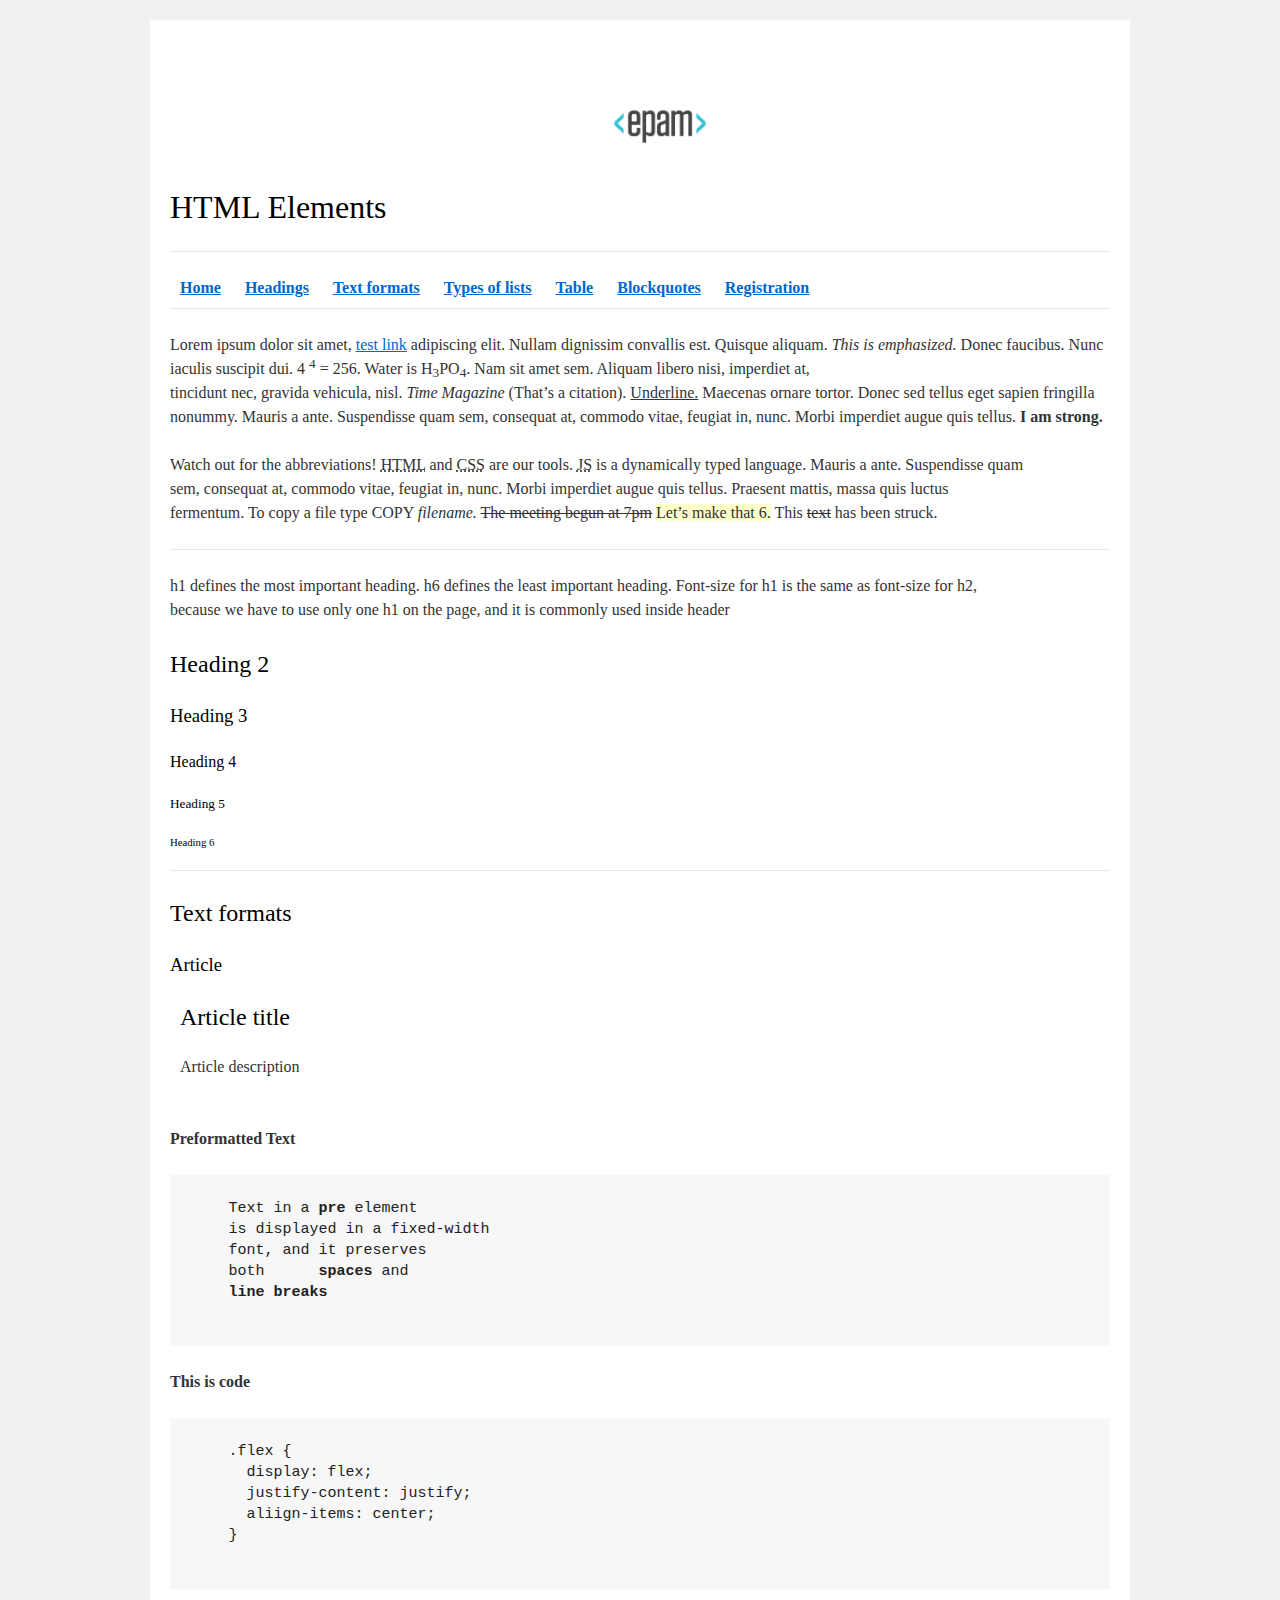
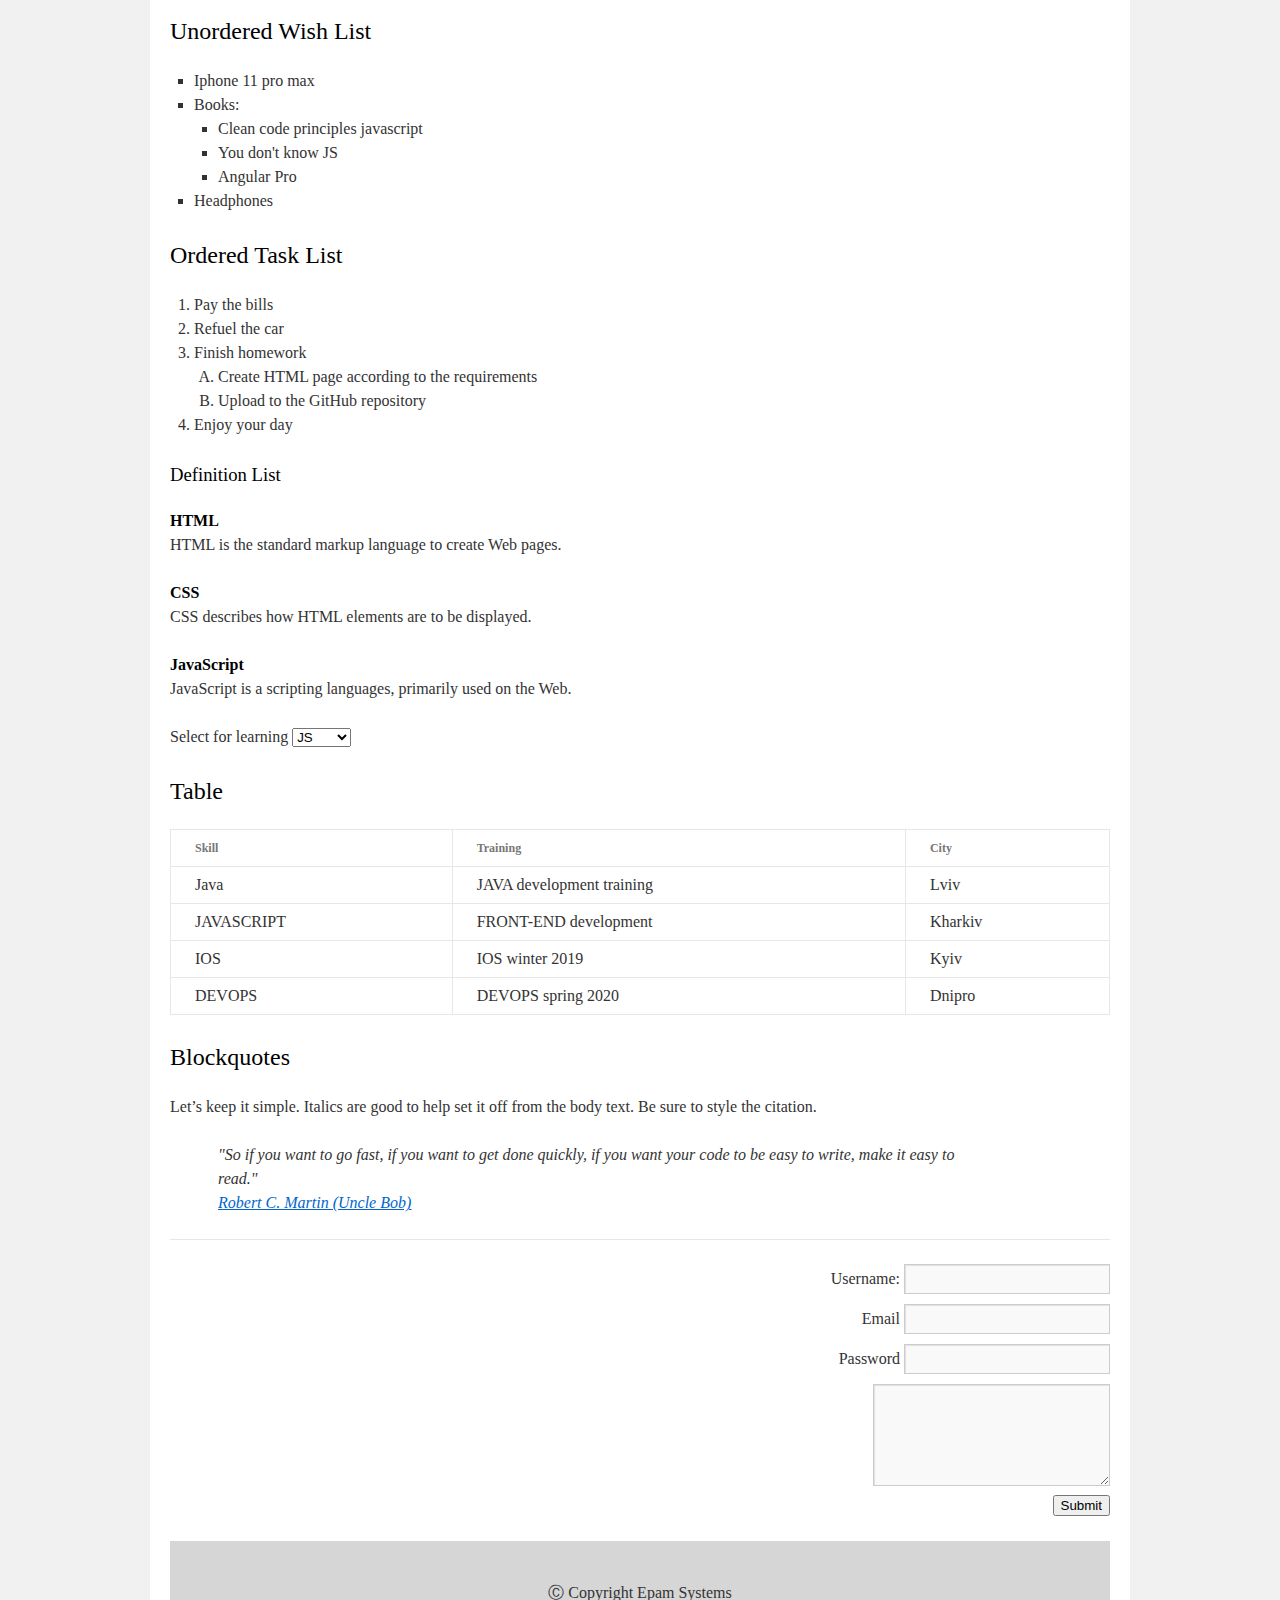
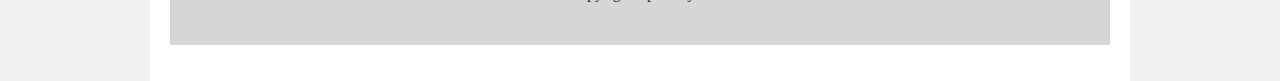
<file: FL12_HW1/homework/index.html>
<!DOCTYPE html>
<html lang="en">

<head>
  <meta charset="utf-8">
  <title>HTML Basics</title>
  <link rel="stylesheet" href="style.css">
</head>

<body>
  <div id="wrapper">
    <div id="main">
      <div id="container">
        <div id="content" role="main">
          <div id="header">
            <img src="logo.png" alt="Epam Logo">
            <h1>HTML Elements</h1>
            <hr>
            <nav id="home">
              <a href="#home"><b>Home</b></a>
              <a href="#typeHeadings"><b>Headings</b></a>
              <a href="#textFormats"><b>Text formats</b></a>
              <a href="#typesOfList"><b>Types of lists</b></a>
              <a href="#tableTR"><b>Table</b></a>
              <a href="#blockQuotes"><b>Blockquotes</b></a>
              <a href="#registrationForm"><b>Registration</b></a>
            </nav>
          </div>
          <hr>
          <p>Lorem ipsum dolor sit amet,
            <a href="#">test link</a> adipiscing elit. Nullam dignissim convallis est. Quisque aliquam. <i>This is emphasized.</i> Donec faucibus. Nunc iaculis suscipit dui. 4 <sup>4</sup> = 256. Water is H<sub>3</sub>PO<sub>4</sub>. Nam sit amet sem. Aliquam libero nisi, imperdiet at,<br> tincidunt nec, gravida vehicula, nisl. <cite>Time Magazine</cite> (That’s a citation). <u>Underline.</u> Maecenas ornare tortor. Donec sed tellus eget sapien fringilla nonummy. Mauris a ante. Suspendisse quam sem, consequat at, commodo vitae, feugiat in, nunc. Morbi imperdiet augue quis tellus. <b>I am strong.</b>
          </p>
          <p>
            Watch out for the abbreviations!
            <abbr title="Hyper Text Markup Language">HTML</abbr>
            and 
            <abbr title="Cascading Style Sheets">CSS</abbr>
            are our tools.
            <abbr title="JavaScript">JS</abbr>
            is a dynamically typed language. Mauris a ante. Suspendisse quam<br>sem, consequat at, commodo vitae, feugiat in, nunc. Morbi imperdiet augue quis tellus. Praesent mattis, massa quis luctus<br>fermentum. To copy a file type COPY <i>filename.</i> <del>The meeting begun at 7pm</del> <ins>Let’s make that 6.</ins> This <del>text</del> has been struck.
          </p>
          <hr>
          <p id="typeHeadings">
            h1 defines the most important heading. h6 defines the least important heading. Font-size for h1 is the same as font-size for h2,<br>because we have to use only one h1 on the page, and it is commonly used inside header
          </p>
          <h2>Heading 2</h2>
          <h3>Heading 3</h3>
          <h4>Heading 4</h4>
          <h5>Heading 5</h5>
          <h6>Heading 6</h6>
          <hr>
          <h2 id="textFormats">Text formats</h2>
          <h3>Article</h3>
          <article>
            <h2>Article title</h2>
            <p>Article description</p>
          </article><br>
          <p><b>Preformatted Text</b></p>
    <pre>
    Text in a <b>pre</b> element
    is displayed in a fixed-width
    font, and it preserves
    both      <b>spaces</b> and
    <b>line breaks</b>
    </pre>
    <p><b>This is code</b></p>
    <pre>
    .flex {
      display: flex;
      justify-content: justify;
      aliign-items: center;
    }
    </pre>    
          <h2 id="typesOfList">Unordered Wish List</h2>
          <ul>
            <li>Iphone 11 pro max</li>
            <li>Books:
              <ul>
                <li>Clean code principles javascript</li>
                <li>You don't know JS</li>
                <li>Angular Pro</li>
              </ul>
            </li>
            <li>Headphones</li>
          </ul>
          <h2>Ordered Task List</h2>
          <ol>
            <li>Pay the bills</li>
            <li>Refuel the car</li>
            <li>Finish homework
              <ol>
                <li>Create HTML page according to the requirements</li>
                <li>Upload to the GitHub repository</li>
              </ol>
            </li>
            <li>Enjoy your day</li>
          </ol>
          <h3>Definition List</h3>
          <dl>
            <dt>HTML</dt>
            <dd>HTML is the standard markup language to create Web pages.</dd>
            <dt>CSS</dt>
            <dd>CSS describes how HTML elements are to be displayed.</dd>
            <dt>JavaScript</dt>
            <dd>JavaScript is a scripting languages, primarily used on the Web.</dd>
          </dl>
          <p>Select for learning
            <select>
              <option value="JavaScript">JS</option>
              <option value="Hyper Text Markup Language">HTML</option>
              <option value="Cascading Style Sheets">CSS</option>
            </select>
          </p>
          <h2 id="tableTR">Table</h2>
          <table>
            <tr>
              <th>
                Skill
              </th>
              <th>
                Training
              </th>
              <th>
                City
              </th>
            </tr>
            <tr>
              <td>Java</td>
              <td>JAVA development training</td>
              <td>Lviv</td>
            </tr>
            <tr>
              <td>JAVASCRIPT</td>
              <td>FRONT-END development</td>
              <td>Kharkiv</td>
            </tr>
            <tr>
              <td>IOS</td>
              <td>IOS winter 2019</td>
              <td>Kyiv</td>
            </tr>
            <tr>
              <td>DEVOPS</td>
              <td>DEVOPS spring 2020</td>
              <td>Dnipro</td>
            </tr>
          </table>
          <h2 id="blockQuotes">Blockquotes</h2>
          <p>Let’s keep it simple. Italics are good to help set it off from the body text. Be sure to style the citation.</p>
          <blockquote>
              <p>
                "So if you want to go fast, if you want to get done quickly, if you want your code to be easy to write, make it easy to <br>read."
                <br>
                <a href="#"><u>Robert C. Martin (Uncle Bob)</u></a>
              </p>
          </blockquote>
          <hr>
          <form id="registrationForm" action="mailto:vladpodvalnyi@gmail.com">
            <p>
              Username: <input name="input" type="text"><br>Email <input name="mail" type="email"><br>Password <input name="password" type="password"><br><textarea cols="24" rows="4"></textarea><br>
              <button type="submit">Submit</button>
            </p>
          </form>
          <footer>
            &#9400; Copyright Epam Systems
          </footer>
        </div>
      </div>
    </div>
  </div>
</body>

</html>
</file>
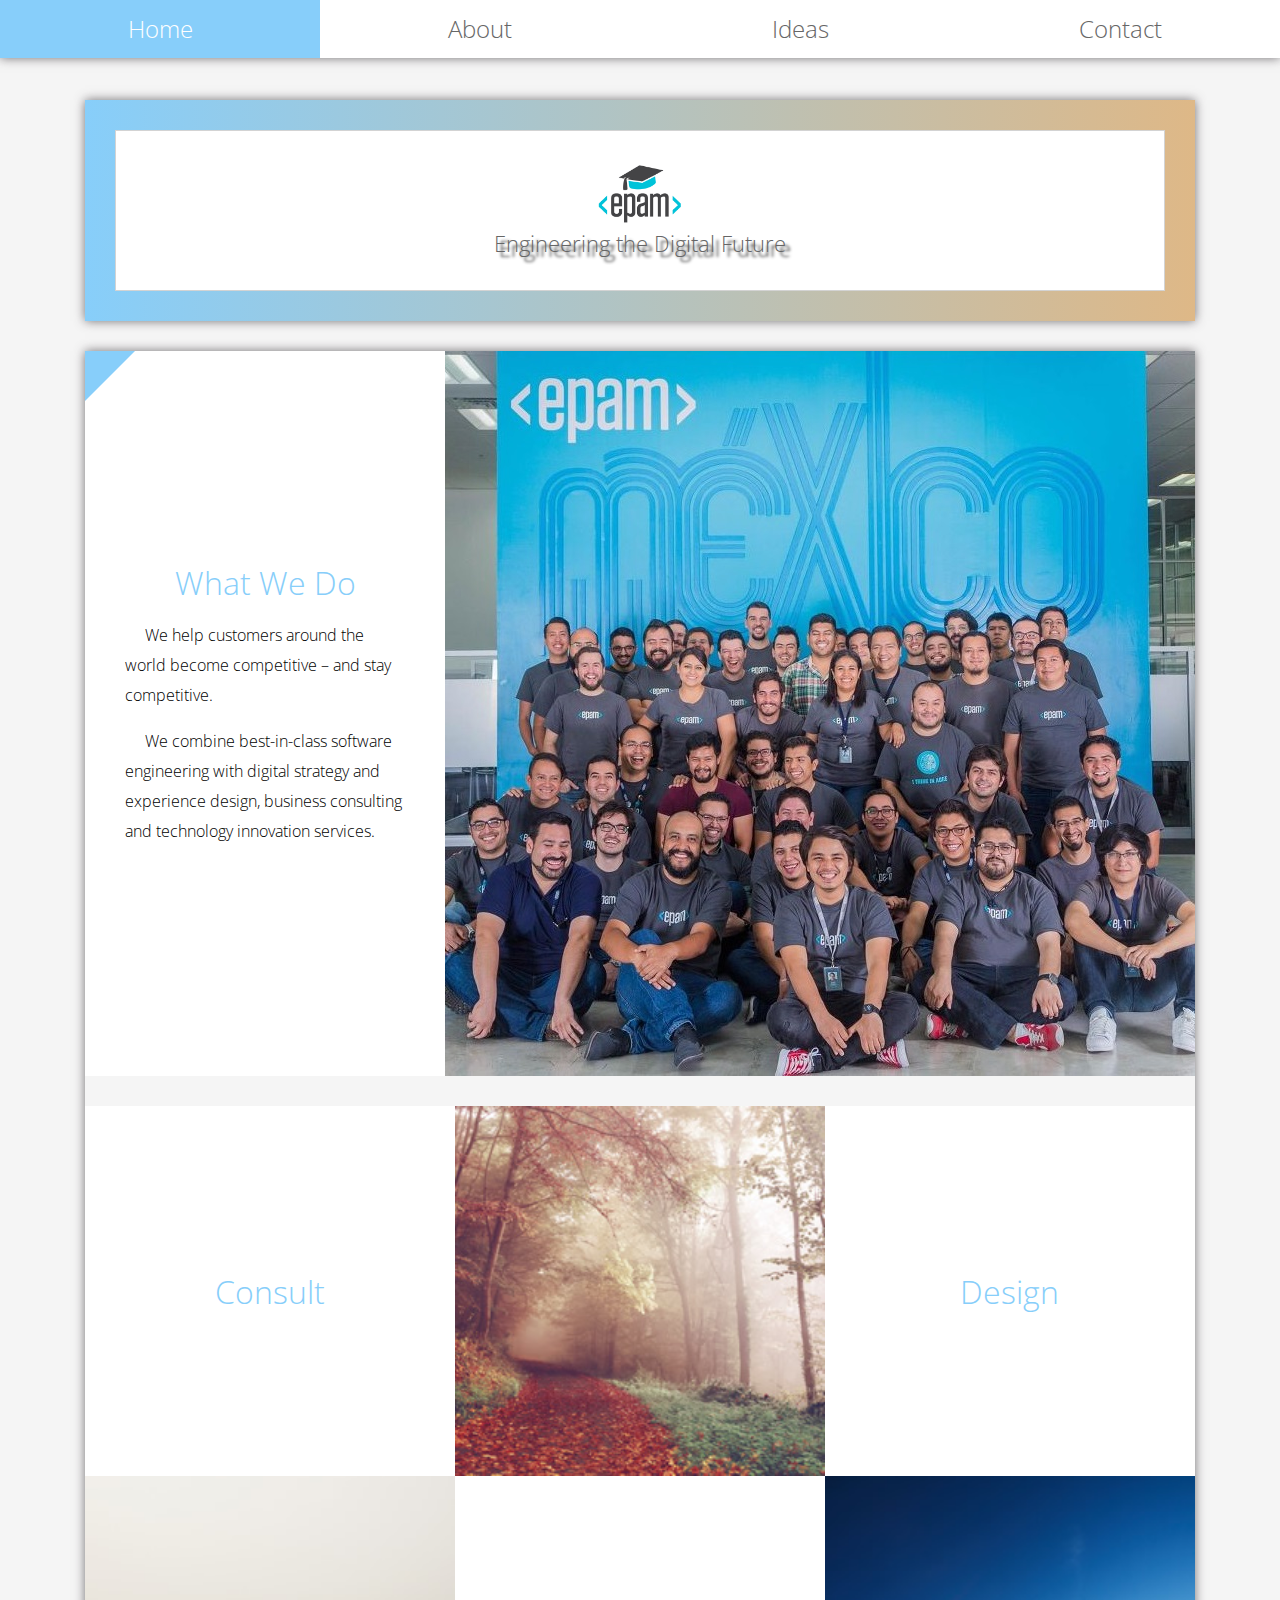
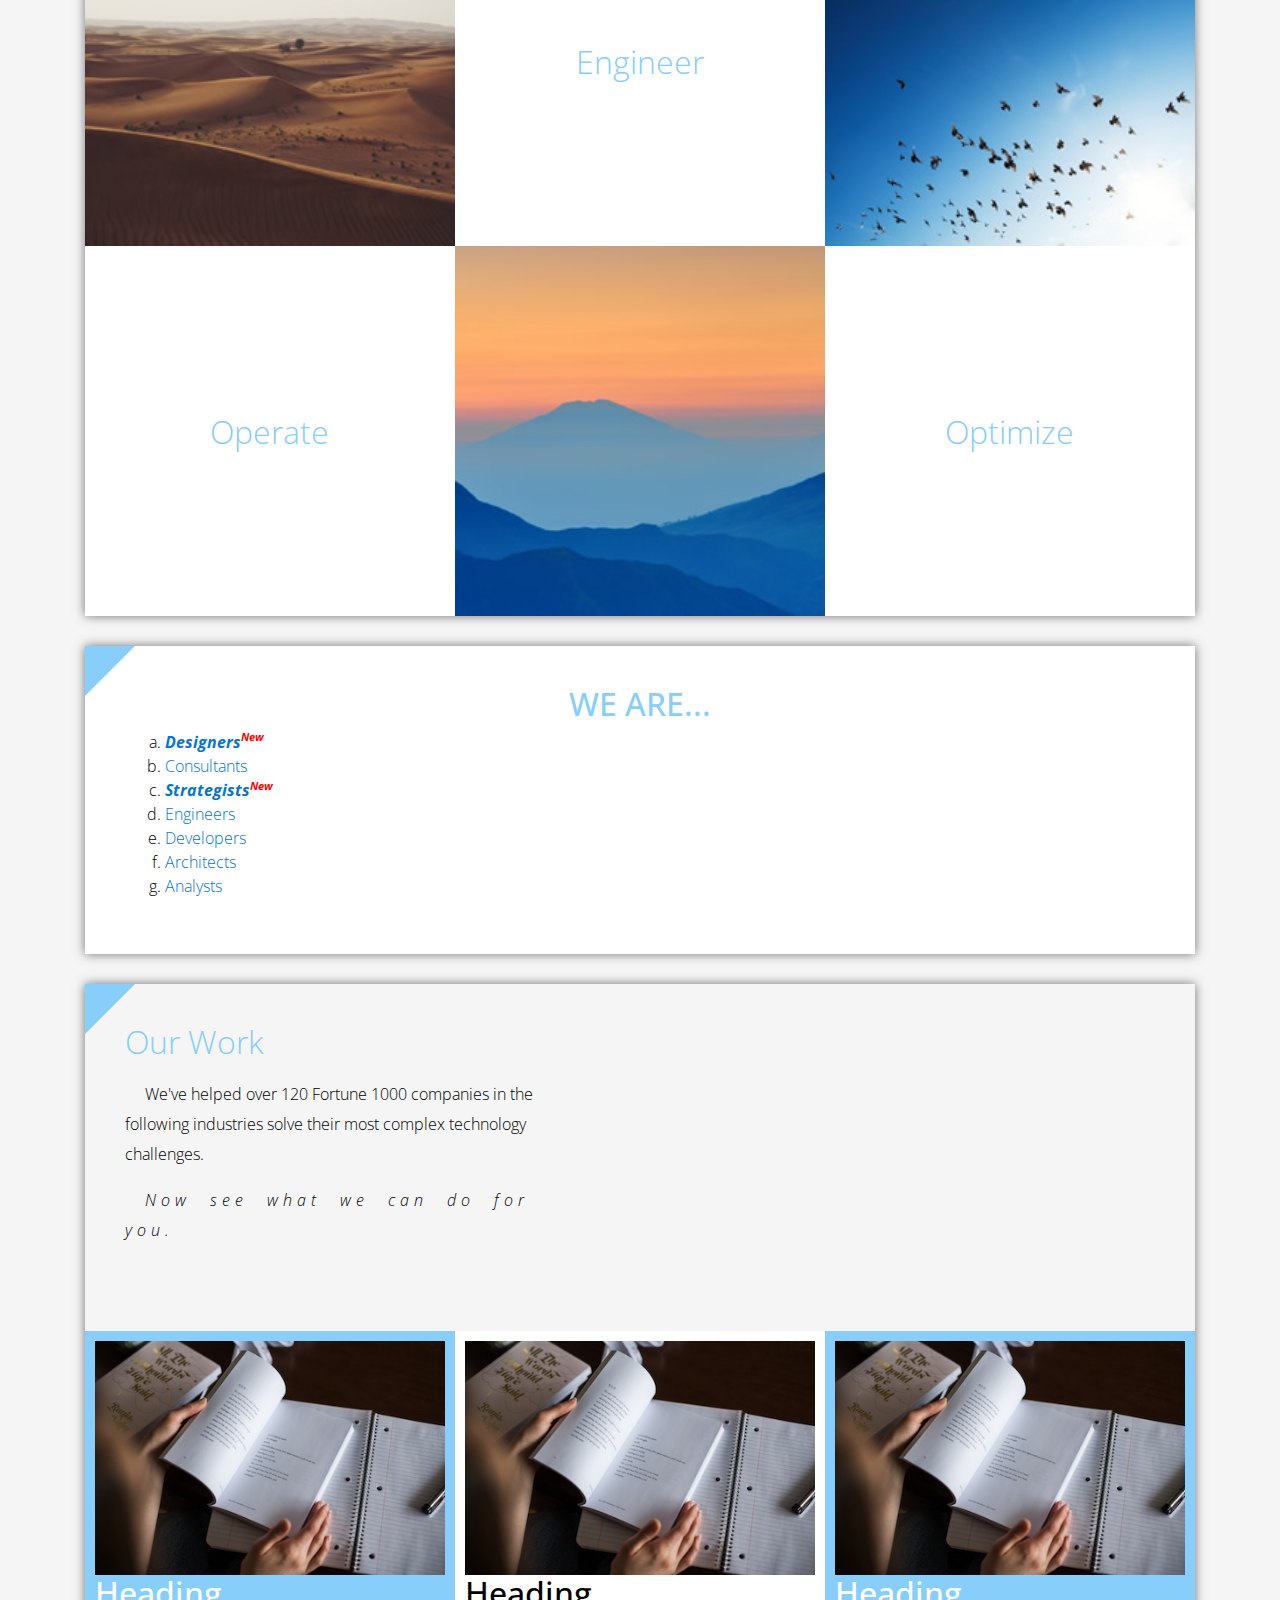
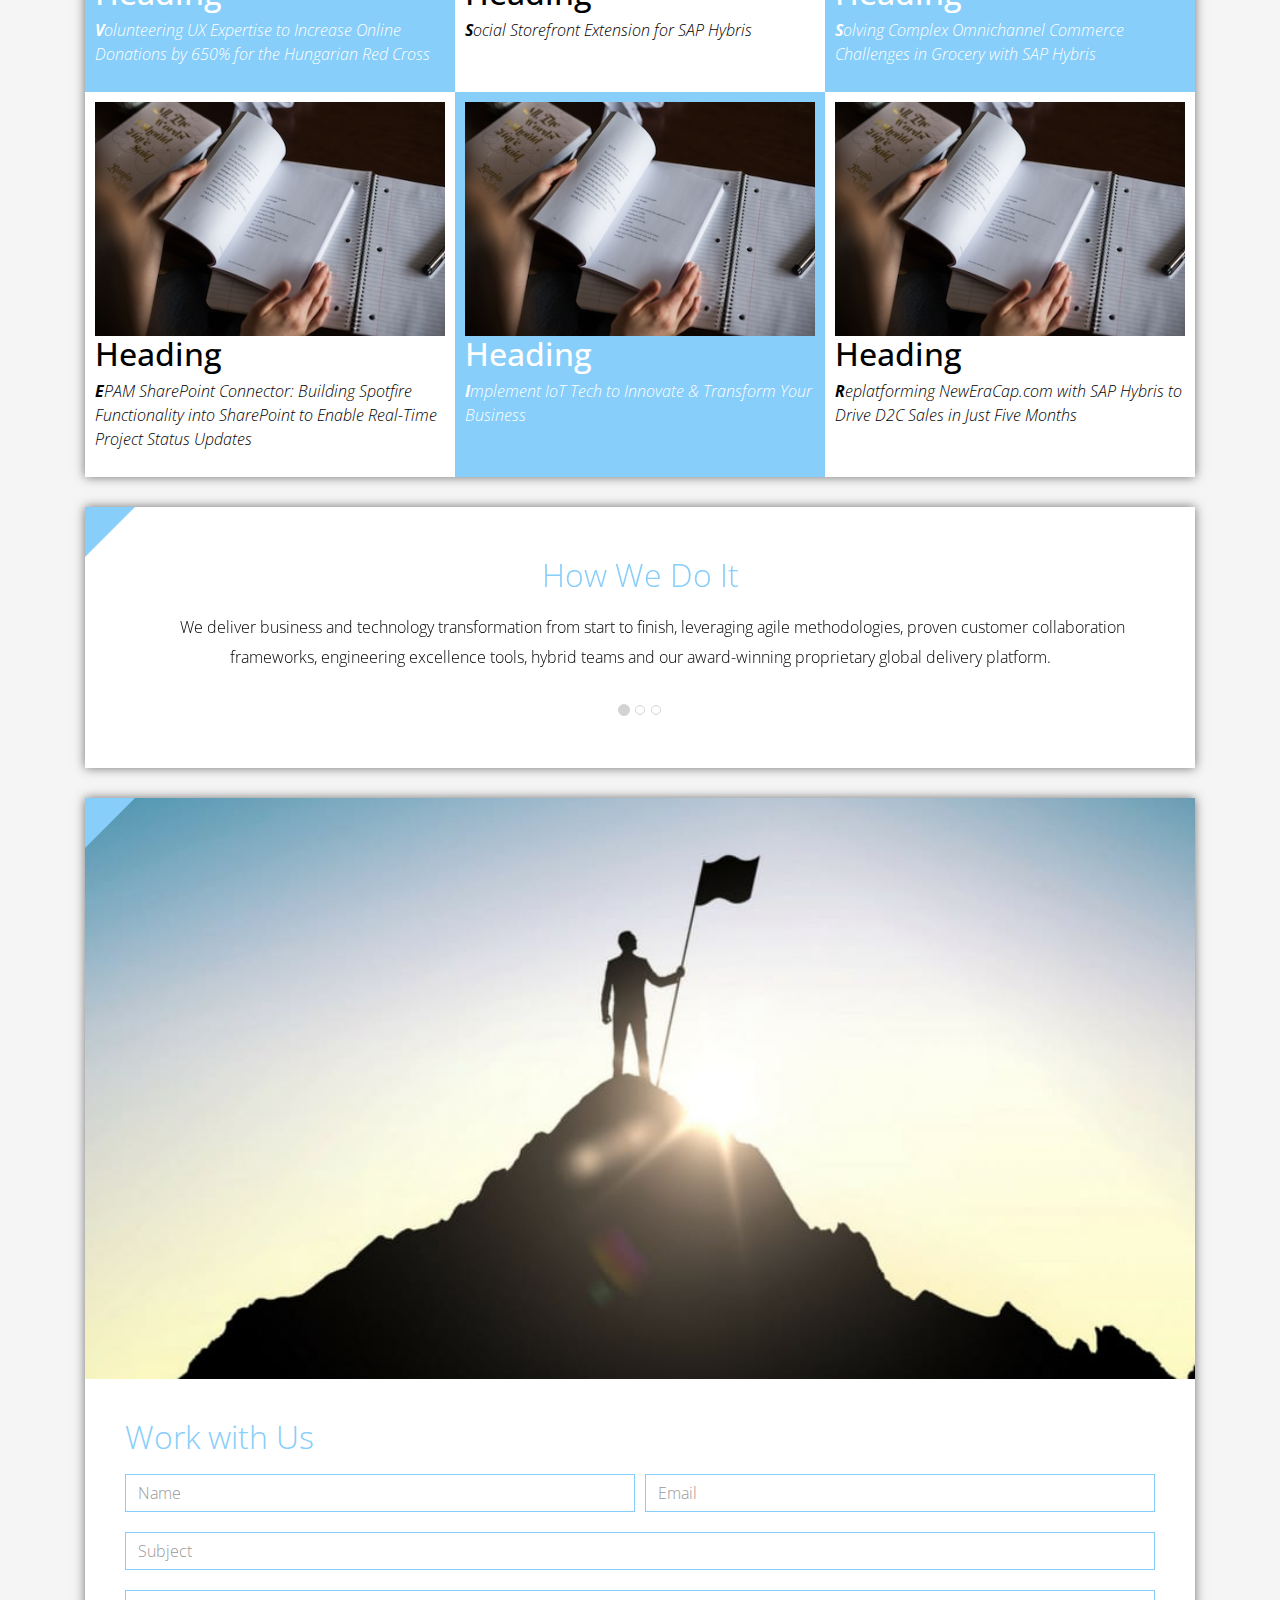
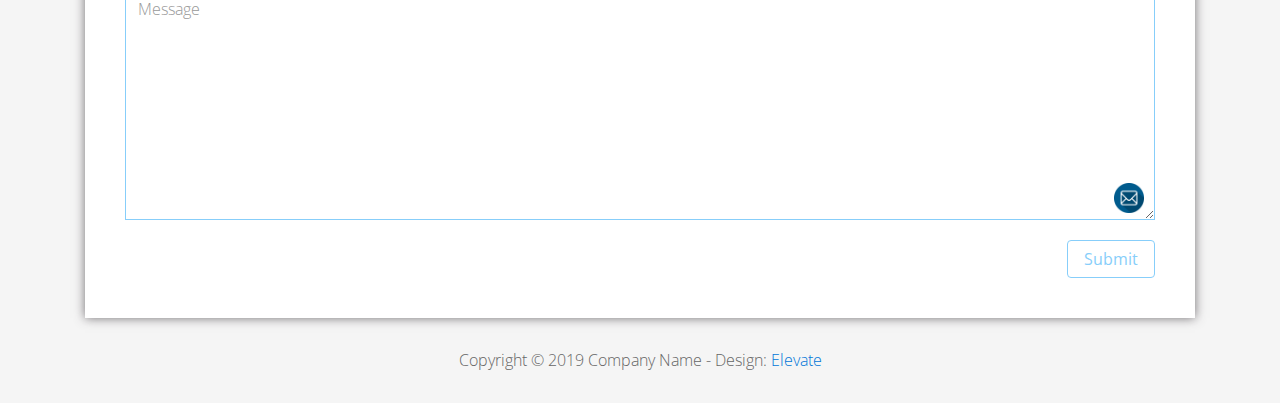
<file: FL12_HW2/homework/index.html>
<!DOCTYPE html>
<html lang="en">
<head>
  <meta charset="utf-8">
  <meta http-equiv="X-UA-Compatible" content="IE=edge">
  <meta name="viewport" content="width=device-width, initial-scale=1">

  <title>CSS Basics HW</title>



  <!-- load stylesheets -->
  <link rel="stylesheet" href="http://fonts.googleapis.com/css?family=Open+Sans:300,400">
  <!-- Google web font "Open Sans" -->
  <link rel="stylesheet" href="css/bootstrap.min.css">
  <!-- Bootstrap style -->
  <link rel="stylesheet" href="css/general.css">
  <link rel="stylesheet" href="css/style.css">
  <!-- Templatemo style -->
</head>

<body>
<div class="container">

  <div class="tm-sidebar">
    <nav class="tm-main-nav">
      <ul>
        <li class="tm-nav-item"><a href="#home" class="tm-nav-item-link">Home</a></li>
        <li class="tm-nav-item"><a href="#about" class="tm-nav-item-link">About</a></li>
        <li class="tm-nav-item"><a href="#ideas" class="tm-nav-item-link">Ideas</a></li>
        <li class="tm-nav-item"><a href="#contact" class="tm-nav-item-link">Contact</a></li>
      </ul>
    </nav>
  </div>

  <div class="tm-main-content">

    <div id="home" class="tm-content-box tm-content-header margin-b-10">
      <div class="tm-banner">
        <div class="tm-banner-inner">
          <img src="img/epam_logo.png" width="100" alt="">
          <p class="tm-banner-text">Engineering the Digital Future</p>
        </div>
      </div>
    </div>

    <section>
      <div class="tm-content-box flex-2-col">

        <div class="padding-medium flex-item tm-team-description-container flex-item">
          <h2 class="tm-section-title">What We Do</h2>
          <p class="tm-section-description">We help customers around the world become competitive – and stay competitive.</p>
          <p class="tm-section-description"> We combine best-in-class software engineering with digital strategy and experience design, business consulting and technology innovation services.</p>
        </div>
        <div class="flex-item tm-team-img">
          <img src="img/epam-mexico.jpg" alt="epam-mexico">
        </div>

      </div>

      <div id="about" class="tm-content-box">

        <ul class="boxes gallery-container">
          <li class="box box-bg">
            <h2 class="tm-section-title tm-section-title-box tm-box-bg-title">Consult</h2>
          </li>
          <li class="box">
            <a href="img/idea-large-01.jpg">
              <img src="img/idea-01.jpg" alt="Image" class="img-fluid thumbnail box-img">
            </a>
          </li>
          <li class="box box-bg">
            <h2 class="tm-section-title tm-section-title-box tm-box-bg-title">Design</h2>
          </li>
          <li class="box">
            <a href="img/idea-large-02.jpg">
              <img src="img/idea-02.jpg" alt="Image" class="img-fluid thumbnail box-img">
            </a>
          </li>
          <li class="box box-bg">
            <h2 class="tm-section-title tm-section-title-box tm-box-bg-title">Engineer</h2>
          </li>
          <li class="box">
            <a href="img/idea-large-03.jpg">
              <img src="img/idea-03.jpg" alt="Image" class="img-fluid thumbnail box-img">
            </a>
          </li>
          <li class="box box-bg">
            <h2 class="tm-section-title tm-section-title-box tm-box-bg-title">Operate</h2>
          </li>
          <li class="box">
            <a href="img/idea-large-04.jpg">
              <img src="img/idea-04.jpg" alt="Image" class="img-fluid thumbnail box-img">
            </a>
          </li>
          <li class="box box-bg">
            <h2 class="tm-section-title tm-section-title-box tm-box-bg-title">Optimize</h2>
          </li>
        </ul>

      </div>

    </section>

    <!-- slider -->
    <section class="heading tm-content-box">
      <div class="padding-medium">
        <h2> WE ARE...</h2>
        <ol>
          <li><a href="index.html" class="text">Designers</a></li>
          <li><a href="index.html">Consultants</a></li>
          <li><a href="#" class="text">Strategists</a></li>
          <li><a href="#">Engineers</a></li>
          <li><a href="#">Developers</a></li>
          <li><a href="#">Architects</a></li>
          <li><a href="#">Analysts</a></li>
        </ol>
      </div>
    </section>

    <section class="blocks">
      <div class="padding-medium flex-item tm-team-description-container">
        <h2 class="tm-section-title">Our Work</h2>
        <p class="tm-section-description">We've helped over 120 Fortune 1000 companies in the following industries solve their most complex technology challenges. </p>
        <p class="tm-section-description"> Now see what we can do for you.</p>
      </div>
      <div class="tm-content-box flex-2-col">
      </div>
      <div  class="tm-content-box">
        <ul class="boxes gallery-container">
          <li class="box box-work">
            <img src="img/study.jpeg" alt="Image" class="img-fluid">
            <div>
              <h2>Heading</h2>
              <p>Volunteering UX Expertise to Increase Online Donations by 650% for the Hungarian Red Cross</p>
            </div>
          </li>
          <li class="box box-work">
            <img src="img/study.jpeg" alt="Image" class="img-fluid">
            <div>
              <h2>Heading</h2>
              <p>Social Storefront Extension for SAP Hybris</p>
            </div>
          </li>
          <li class="box box-work">
            <img src="img/study.jpeg" alt="Image" class="img-fluid">
            <div>
              <h2>Heading</h2>
              <p>Solving Complex Omnichannel Commerce Challenges in Grocery with SAP Hybris</p>
            </div>
          </li>
          <li class="box box-work">
            <img src="img/study.jpeg" alt="Image" class="img-fluid">
            <div>
              <h2>Heading</h2>
              <p>EPAM SharePoint Connector: Building Spotfire Functionality into SharePoint to Enable Real-Time Project Status Updates</p>
            </div>
          </li>
          <li class="box box-work">
            <img src="img/study.jpeg" alt="Image" class="img-fluid">
            <div>
              <h2>Heading</h2>
              <p>Implement IoT Tech to Innovate &amp; Transform Your Business</p>
            </div>
          </li>
          <li class="box box-work">
            <img src="img/study.jpeg" alt="Image" class="img-fluid">
            <div>
              <h2>Heading</h2>
              <p>Replatforming NewEraCap.com with SAP Hybris to Drive D2C Sales in Just Five Months</p>
            </div>
          </li>
        </ul>

      </div>
    </section>

    <section id="ideas">
      <div id="tmCarousel" class="carousel slide tm-content-box" data-ride="carousel">

        <ol class="carousel-indicators">
          <li data-target="#tmCarousel" data-slide-to="0" class="active"></li>
          <li data-target="#tmCarousel" data-slide-to="1" class=""></li>
          <li data-target="#tmCarousel" data-slide-to="2" class=""></li>
        </ol>

        <div class="carousel-inner" role="listbox">

          <div class="carousel-item active">
            <div class="carousel-content">
              <div class="flex-item">
                <h2 class="tm-section-title">How We Do It</h2>
                <p class="tm-section-description carousel-description">We deliver business and technology transformation from start to finish, leveraging agile methodologies, proven customer collaboration frameworks, engineering excellence tools, hybrid teams and our award-winning proprietary global delivery platform.</p>
              </div>
            </div>
          </div>

          <div class="carousel-item">
            <div class="carousel-content">
              <div class="flex-item">
                <h2 class="tm-section-title">Our Clients</h2>
                <p class="tm-section-description carousel-description">Lorem ipsum dolor sit amet,
                  consectetur adipiscing elit. Quisque vel nisi pharetra nibh varius pharetra ac
                  sagittis nisi. Etiam pharetra vestibulum hendrerit. Pellentesque interdum metus
                  sed massa rutrum.</p>
              </div>
            </div>
          </div>

          <div class="carousel-item">
            <div class="carousel-content">
              <div class="flex-item">
                <h2 class="tm-section-title">Our Projects</h2>
                <p class="tm-section-description carousel-description">Donec ex libero, fringilla
                  vitae purus sit amet, rhoncus pharetra lorem. Pellentesque id sem id lacus
                  ultricies vehicula. Aliquam rutrum mi non. Pellentesque interdum metus sed massa
                  rutrum.</p>
              </div>
            </div>
          </div>

        </div>

      </div>
    </section>

    <section class="tm-content-box">
      <img src="img/contact-us.jpg" alt="Contact image" class="img-fluid img-contact-us">

      <div id="contact" class="padding-medium">
        <h2 class="tm-section-title">Work with Us</h2>
        <form action="#contact" method="get" class="contact-form">

          <div class="form-group col-xs-12 col-sm-12 col-md-6 col-lg-6 form-group-2-col-left">
            <input type="text" id="contact_name" name="contact_name" class="form-control"
                   placeholder="Name" required/>
          </div>
          <div class="form-group col-xs-12 col-sm-12 col-md-6 col-lg-6 form-group-2-col-right mandatory-field">
            <input type="email" id="contact_email" name="contact_email" class="form-control"
                   placeholder="Email" required/>
          </div>
          <div class="form-group">
            <input type="text" id="contact_subject" name="contact_subject" class="form-control"
                   placeholder="Subject" required/>
          </div>
          <div class="form-group">
            <textarea id="contact_message" name="contact_message" class="form-control" rows="9"
                      placeholder="Message" required></textarea>
          </div>

          <button type="submit" class="btn btn-primary submit-btn">Submit</button>

        </form>
      </div>
    </section>

    <footer class="tm-footer">
      <p class="text-xs-center">Copyright &copy; 2019 Company Name

        - Design: <a rel="nofollow" href="http://www.templatemo.com/tm-481-elevate"
                     target="_parent">Elevate</a></p>
    </footer>

  </div>

</div>

</body>
</html>
</file>
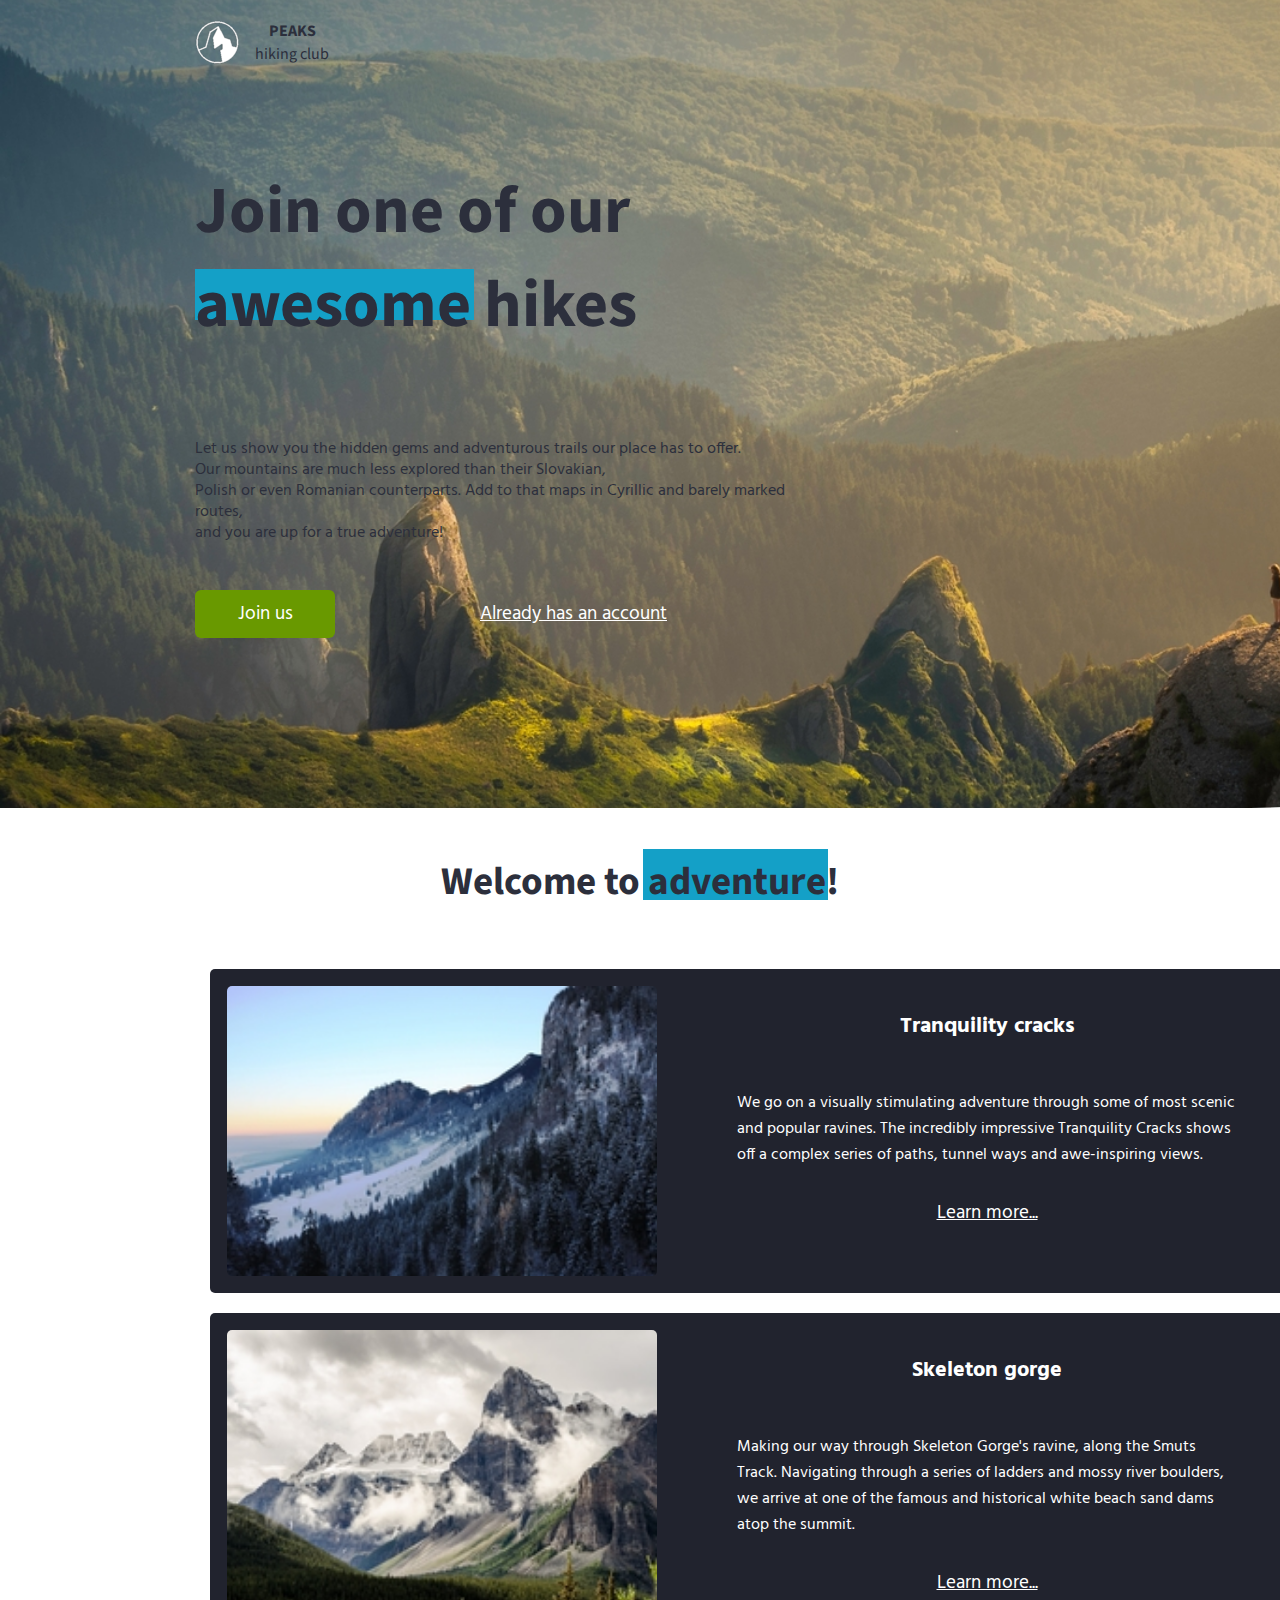
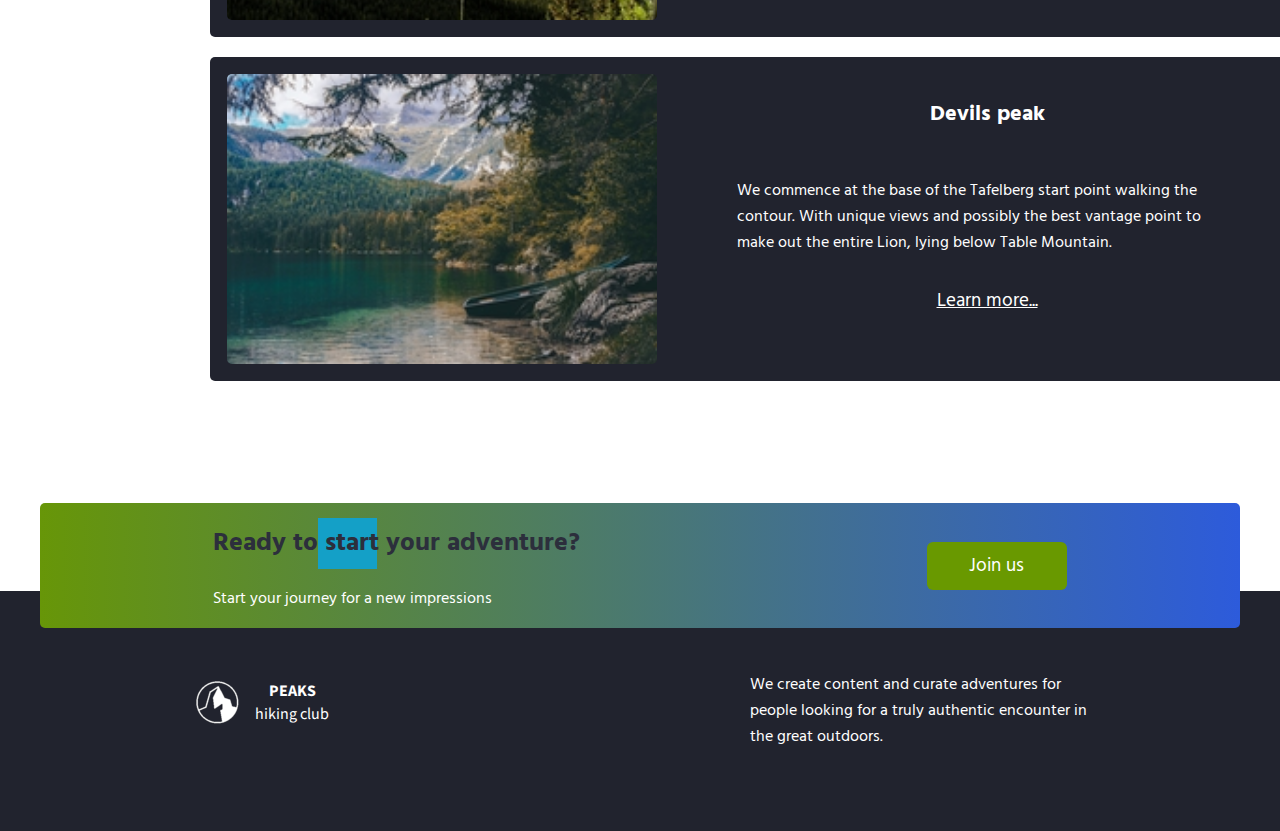
<file: FL12_HW3/homework/index.html>
<!DOCTYPE html>
<html lang="en">

<head>
    <meta charset="UTF-8">
    <meta name="viewport" content="width=device-width, initial-scale=1.0">
    <meta http-equiv="X-UA-Compatible" content="ie=edge">
    <link href="https://fonts.googleapis.com/css?family=Hind:400,600%7CSource+Sans+Pro:400,600,700%7CFresca" rel="stylesheet"/>

    <!-- Styles should be switched here: -->

    <link rel="stylesheet" type="text/css" href="css/style1.css">
    <!--     <link rel="stylesheet" type="text/css" href="css/style2.css">-->

    <title>PEAKS hiking club</title>
</head>

<body>
<header class="header">
    <div class="hop">
        <div class="landing-logo">
            <img src="img/m-logo.png" alt="logo"/>
            <p>PEAKS<span>hiking club</span></p>
        </div>
        <p class="header_heading">
            Join one of our awesome hikes
        </p>
        <p class="header_text">
            Let us show you the hidden gems and adventurous trails our place has to offer.
            Our mountains are much less explored than their Slovakian,
            Polish or even Romanian counterparts. Add to that maps in Cyrillic and barely marked routes,
            and you are up for a true adventure!
        </p>
        <div>
            <button class="header_button">Join us</button>
            <a href="#" class="login">Already has an account</a>
        </div>
    </div>
</header>
<main class="section">
    <p class="section_text">
        Welcome to adventure!
    </p>
    <div class="section_card_wrap">
        <div class="section_card">
            <img class="section_card_img"
                 src="img/m-1.jpg"
                 alt="experts"/>
            <div class="section_card_right_container">
                <p class="section_card_heading">
                    Tranquility cracks
                </p>
                <p class="section_card_text">
                    We go on a visually stimulating adventure through some of most scenic and popular ravines.
                    The incredibly impressive Tranquility Cracks shows off a complex series of paths, tunnel ways and
                    awe-inspiring views.
                </p>
                <a href="#" class="section_link">Learn more...</a>
            </div>
        </div>
        <div class="section_card">
            <img class="section_card_img"
                 src="img/m-2.jpg"
                 alt="content formats"/>
            <div class="section_card_right_container">
                <p class="section_card_heading">
                    Skeleton gorge
                </p>
                <p class="section_card_text">
                    Making our way through Skeleton Gorge's ravine, along the Smuts Track.
                    Navigating through a series of ladders and mossy river boulders, we arrive at one of the famous and
                    historical white beach sand dams atop the summit.
                </p>
                <a href="#" class="section_link">Learn more...</a>
            </div>
        </div>
        <div class="section_card">
            <img class="section_card_img"
                 src="img/m-3.jpg"
                 alt="certificate"/>
            <div class="section_card_right_container">
                <p class="section_card_heading">
                    Devils peak
                </p>
                <p class="section_card_text">
                    We commence at the base of the Tafelberg start point walking the contour.
                    With unique views and possibly the best vantage point to make out the entire Lion, lying below Table
                    Mountain.
                </p>
                <a href="#" class="section_link">Learn more...</a>
            </div>
        </div>
    </div>
    <div class="section_banner">
        <div class="section_banner_text_wrap">
            <p class="section_banner_heading">
                Ready to start your adventure?
            </p>
            <p class="section_banner_text">
                Start your journey for a new impressions
            </p>
        </div>
        <button class="section_banner_button">Join us</button>
    </div>
</main>
<footer class="footer">
    <div class="footer-wrap">
        <div class="footer_logo landing-logo">
            <img src="img/m-logo.png" alt="logo"/>
            <p>PEAKS<span>hiking club</span></p>
        </div>
        <p class="footer_text">
            We create content and curate adventures for people looking for a truly authentic encounter in the great
            outdoors.
        </p>
        <span class="footer-cr">
          &copy; 2019 by PEAKS hiking club
        </span>
    </div>
</footer>
</body>

</html>
</file>
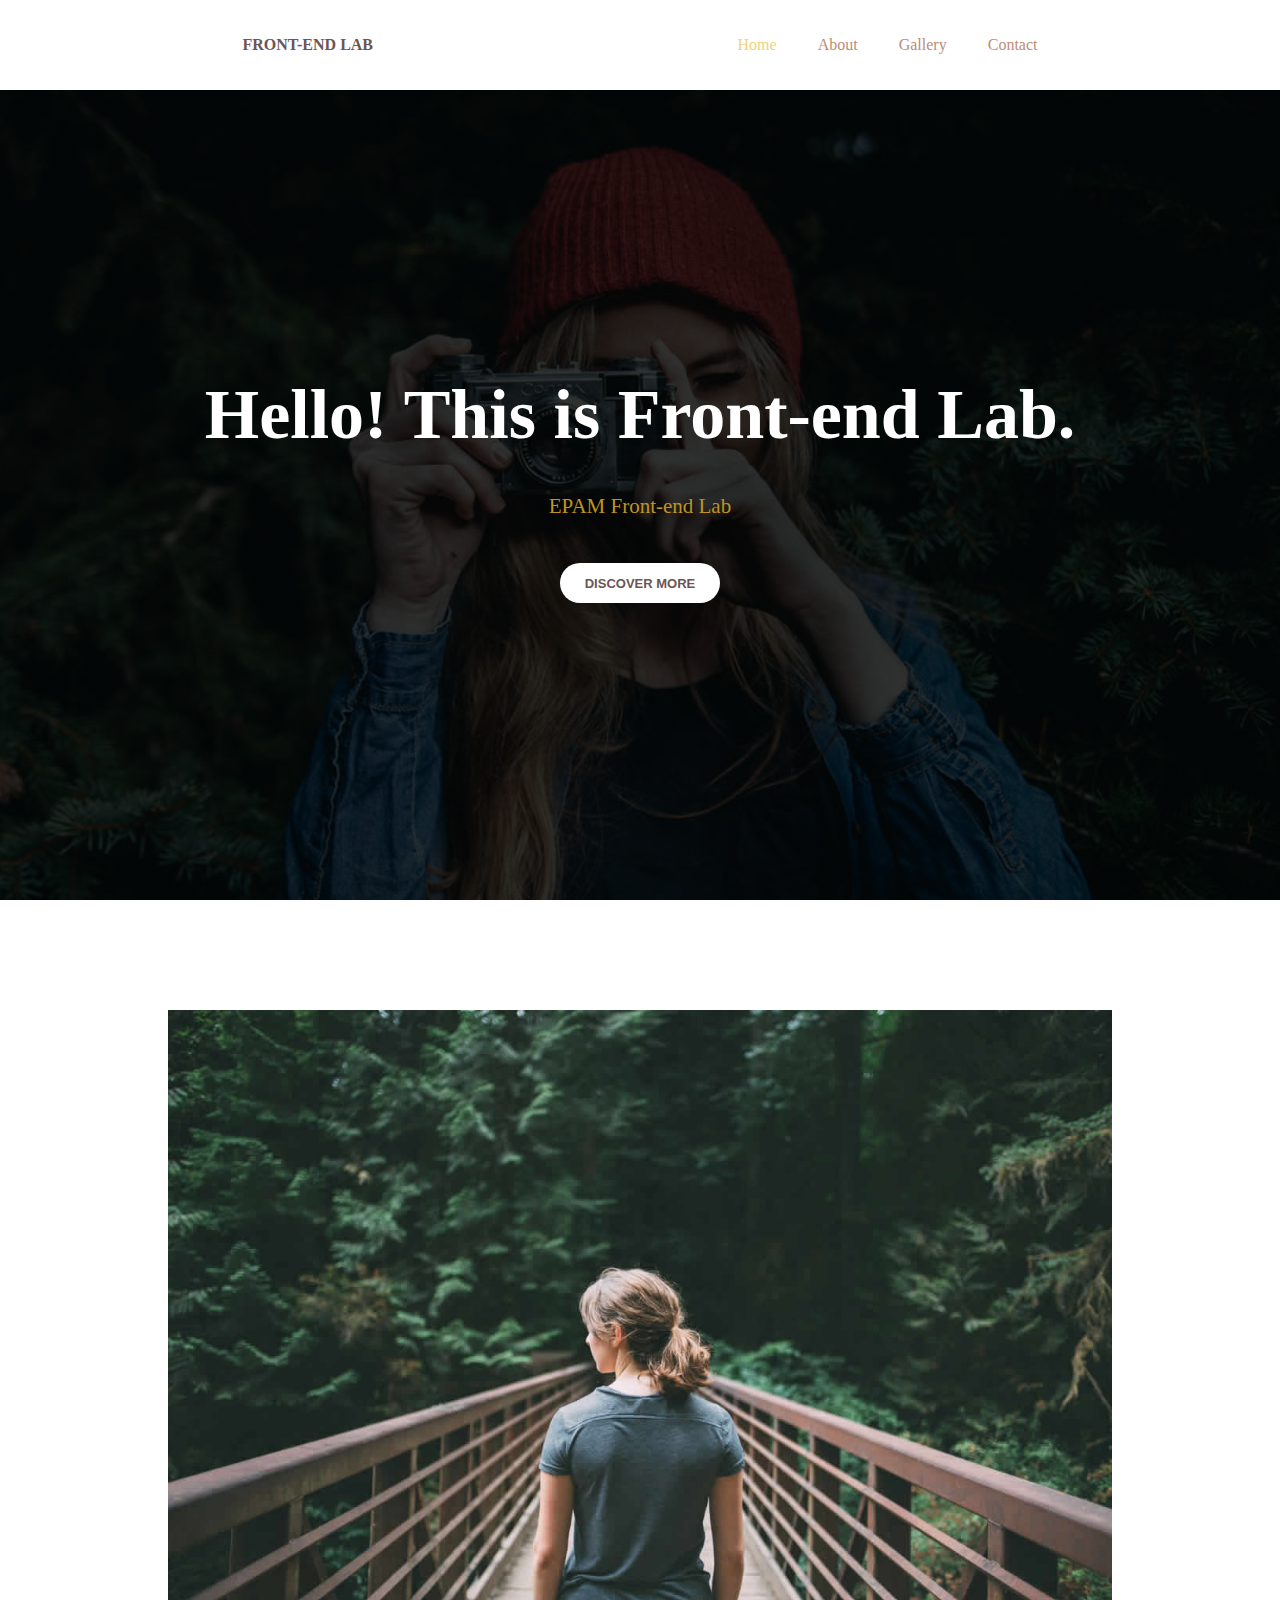
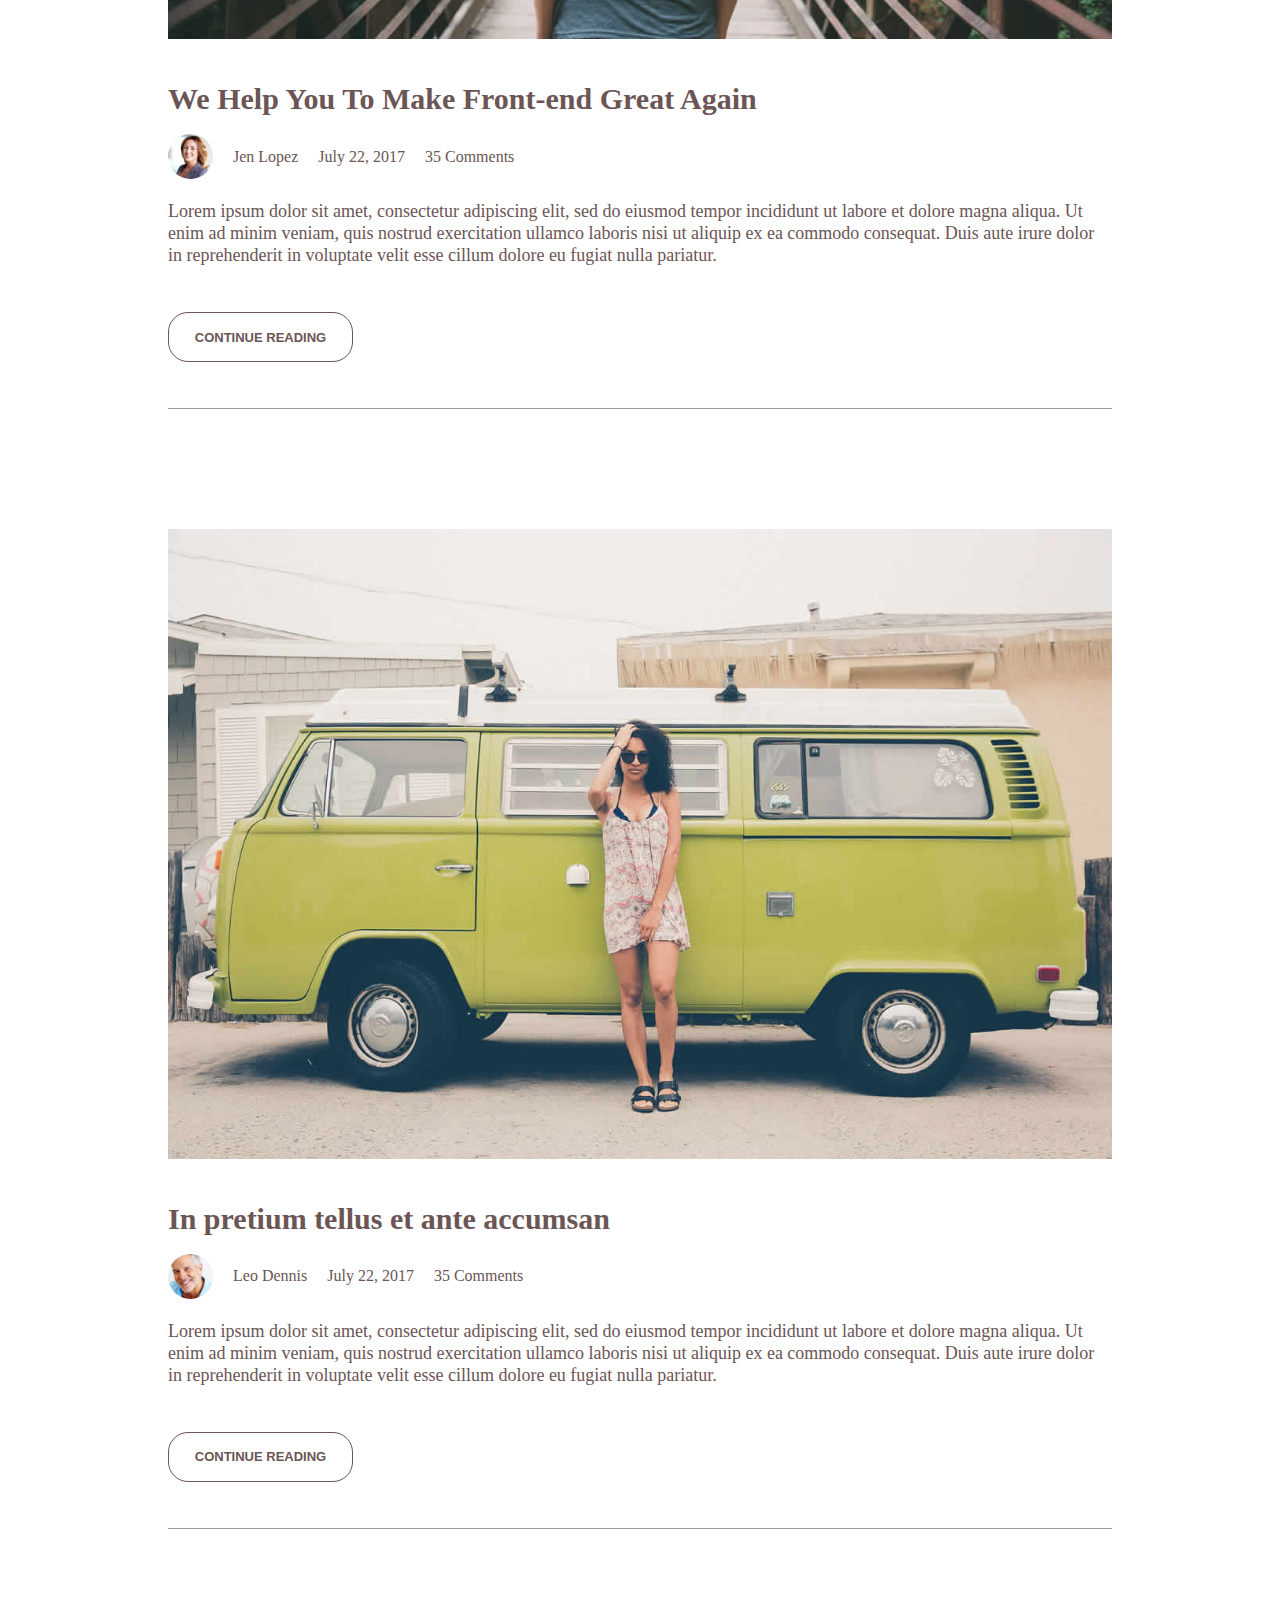
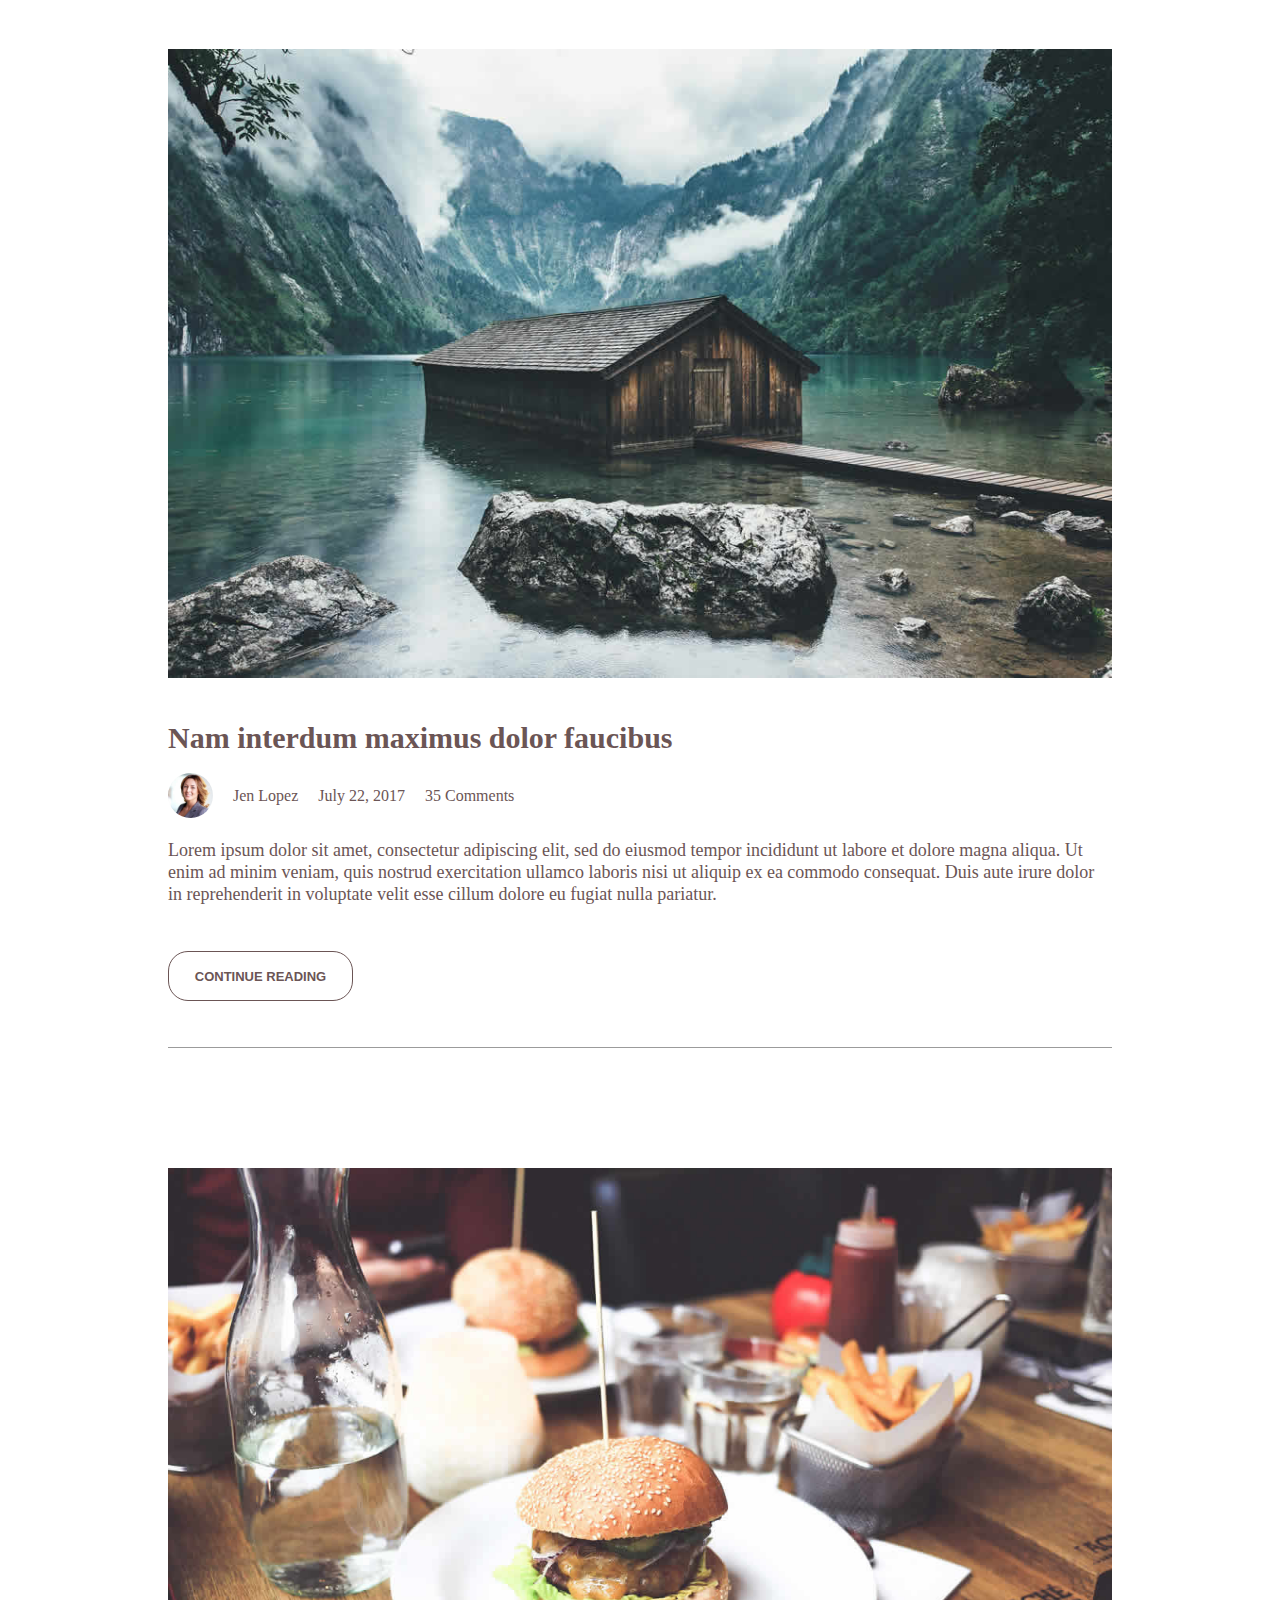
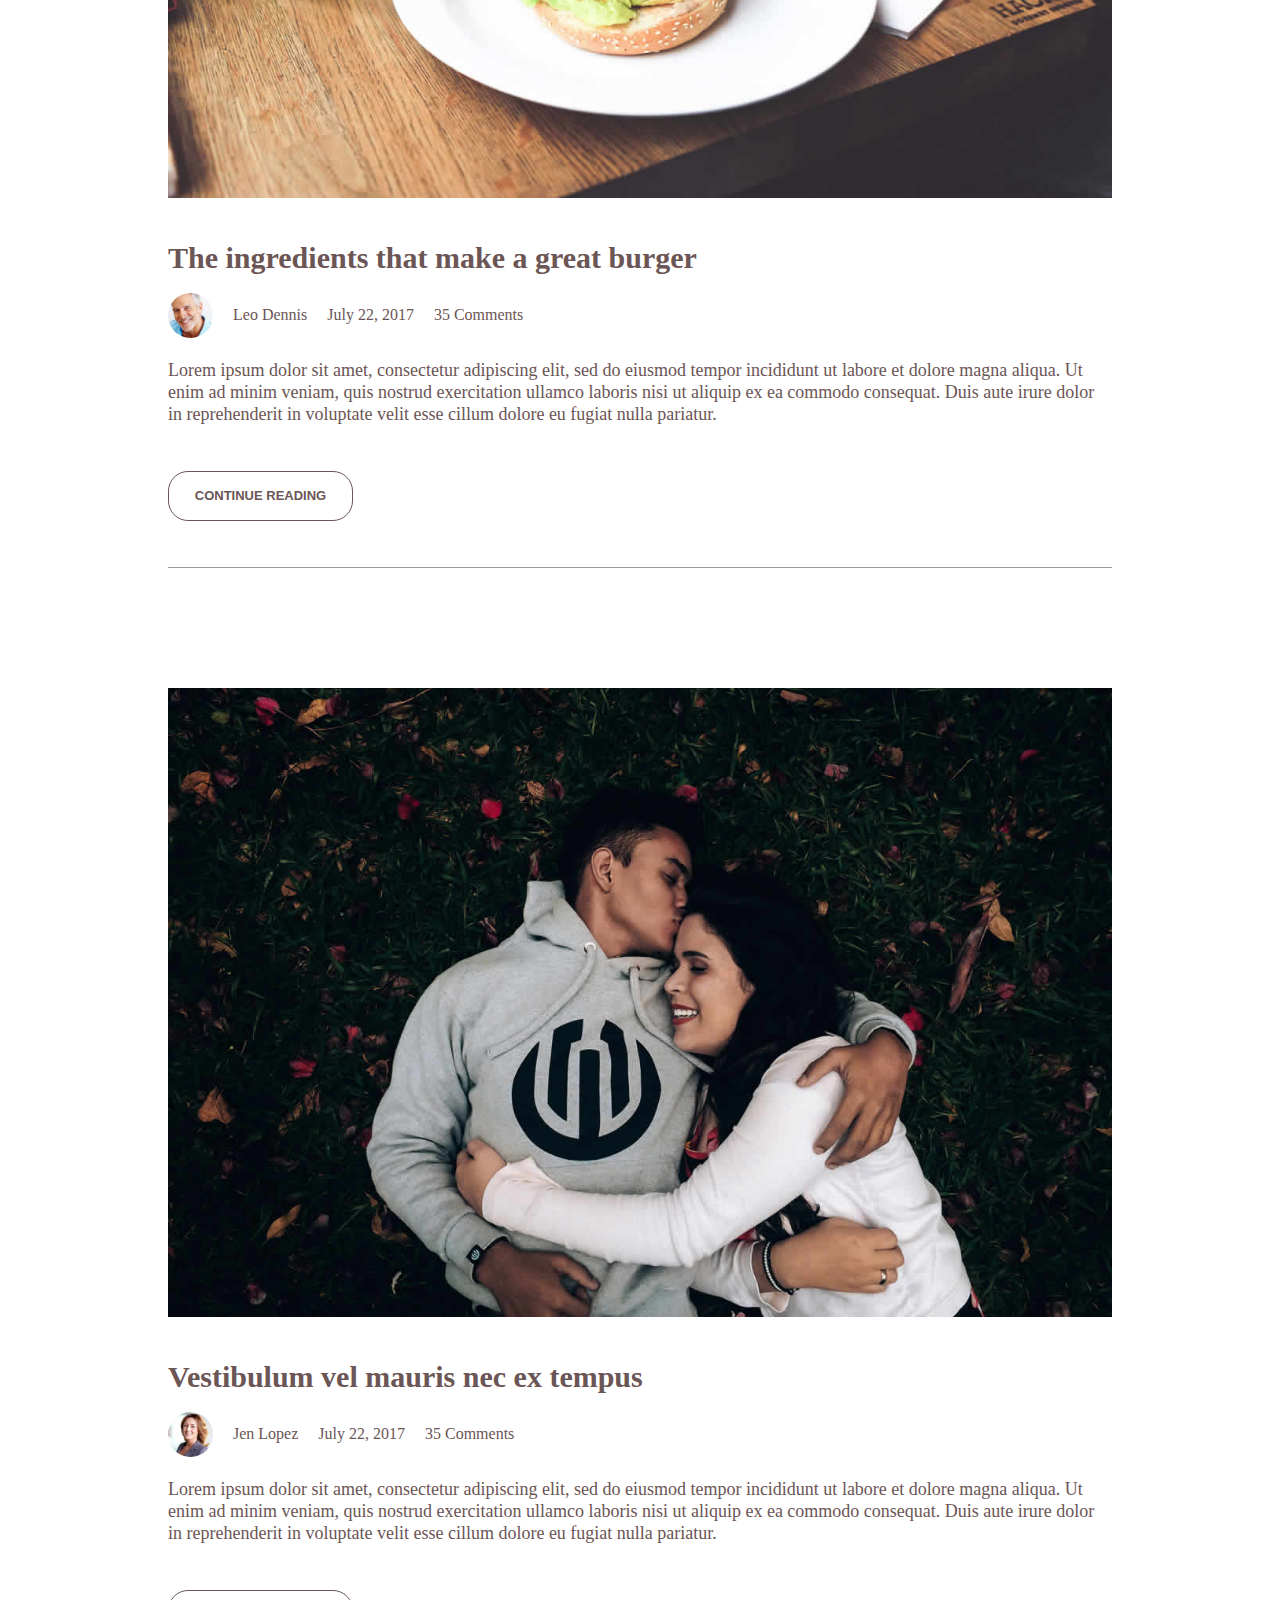
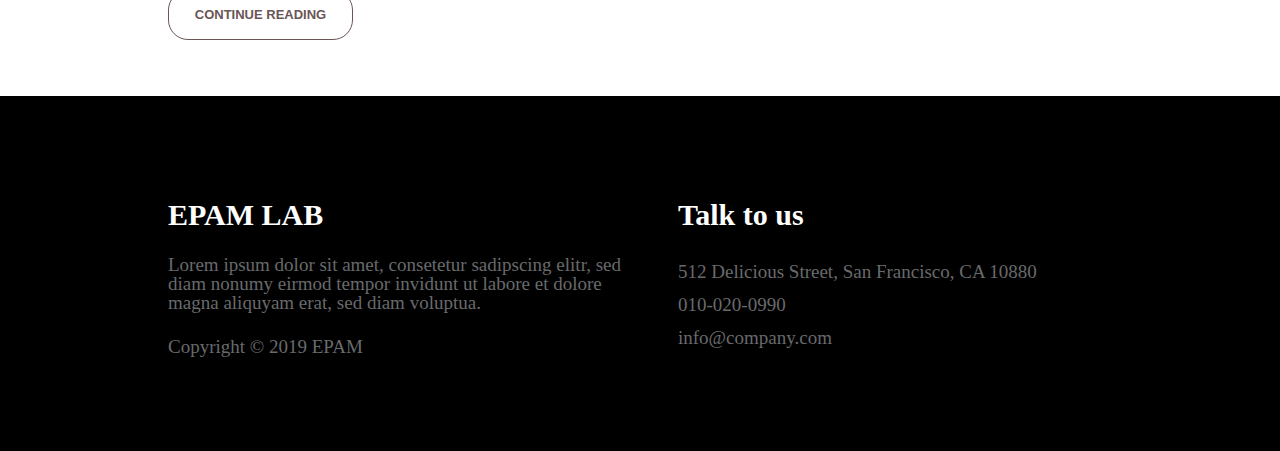
<file: FL12_HW4/homework/index.html>
<!DOCTYPE html>
<html lang="zxx">


<head>
    <meta charset="UTF-8">
    <meta name="viewport" content="width=device-width, initial-scale=1.0">
    <meta http-equiv="X-UA-Compatible" content="ie=edge">
    <title>Document</title>
    <link rel="stylesheet" href="css/style.css">
</head>

<body>
    <header>
        <div class="header-wrap">
            <p id="headerText">FRONT-END LAB</p>
            <nav>
                <ul>
                    <li><a href="#">Home</a></li>
                    <li><a href="#">About</a></li>
                    <li><a href="#">Gallery</a></li>
                    <li><a href="#">Contact</a></li>
                </ul>
            </nav>
        </div>
    </header>
    <section id="heroSection">
        <div class="overlay">
            <div class="section-wrap">
                <h1>
                    Hello! This is Front-end Lab.
                </h1>
                <p>
                    EPAM Front-end Lab
                </p>
                <button>
                    Discover More
                </button>
            </div>
        </div>
    </section>
    <section id="main">
        <div class="main-wrap">
            <div class="section-block">
                <img class="section-block-image" src="img/blog-image1.jpg" alt="image">
                <h2 class="section-block-h2">We Help You To Make Front-end Great Again</h2>
                <div class="comment-block">
                    <img class="comment-block-image" src="img/author-image1.jpg" alt="image">
                    <p>Jen Lopez</p>
                    <p>July 22, 2017</p>
                    <p>35 Comments</p>
                </div>
                <p class="section-block-paragraph">Lorem ipsum dolor sit amet, consectetur adipiscing elit, sed do
                    eiusmod tempor incididunt ut labore et dolore magna aliqua. Ut enim ad minim veniam, quis nostrud
                    exercitation ullamco laboris nisi ut aliquip ex ea commodo consequat. Duis aute irure dolor in
                    reprehenderit in voluptate velit esse cillum dolore eu fugiat nulla pariatur.</p>
                <button class="section-block-button">Continue Reading</button>
            </div>
            <div class="section-block">
                <img class="section-block-image" src="img/blog-image2.jpg" alt="image">
                <h2 class="section-block-h2">In pretium tellus et ante accumsan</h2>
                <div class="comment-block">
                    <img class="comment-block-image" src="img/author-image2.jpg" alt="image">
                    <p>Leo Dennis</p>
                    <p>July 22, 2017</p>
                    <p>35 Comments</p>
                </div>
                <p class="section-block-paragraph">Lorem ipsum dolor sit amet, consectetur adipiscing elit, sed do
                    eiusmod tempor incididunt ut labore et dolore magna aliqua. Ut enim ad minim veniam, quis nostrud
                    exercitation ullamco laboris nisi ut aliquip ex ea commodo consequat. Duis aute irure dolor in
                    reprehenderit in voluptate velit esse cillum dolore eu fugiat nulla pariatur.</p>
                <button class="section-block-button">Continue Reading</button>
            </div>
            <div class="section-block">
                <img class="section-block-image" src="img/blog-image3.jpg" alt="image">
                <h2 class="section-block-h2">Nam interdum maximus dolor faucibus</h2>
                <div class="comment-block">
                    <img class="comment-block-image" src="img/author-image1.jpg" alt="image">
                    <p>Jen Lopez</p>
                    <p>July 22, 2017</p>
                    <p>35 Comments</p>
                </div>
                <p class="section-block-paragraph">Lorem ipsum dolor sit amet, consectetur adipiscing elit, sed do
                    eiusmod tempor incididunt ut labore et dolore magna aliqua. Ut enim ad minim veniam, quis nostrud
                    exercitation ullamco laboris nisi ut aliquip ex ea commodo consequat. Duis aute irure dolor in
                    reprehenderit in voluptate velit esse cillum dolore eu fugiat nulla pariatur.</p>
                <button class="section-block-button">Continue Reading</button>
            </div>
            <div class="section-block">
                <img class="section-block-image" src="img/blog-image4.jpg" alt="image">
                <h2 class="section-block-h2">The ingredients that make a great burger</h2>
                <div class="comment-block">
                    <img class="comment-block-image" src="img/author-image2.jpg" alt="image">
                    <p>Leo Dennis</p>
                    <p>July 22, 2017</p>
                    <p>35 Comments</p>
                </div>
                <p class="section-block-paragraph">Lorem ipsum dolor sit amet, consectetur adipiscing elit, sed do
                    eiusmod tempor incididunt ut labore et dolore magna aliqua. Ut enim ad minim veniam, quis nostrud
                    exercitation ullamco laboris nisi ut aliquip ex ea commodo consequat. Duis aute irure dolor in
                    reprehenderit in voluptate velit esse cillum dolore eu fugiat nulla pariatur.</p>
                <button class="section-block-button">Continue Reading</button>
            </div>
            <div class="section-block">
                <img class="section-block-image" src="img/blog-image5.jpg" alt="image">
                <h2 class="section-block-h2">Vestibulum vel mauris nec ex tempus</h2>
                <div class="comment-block">
                    <img class="comment-block-image" src="img/author-image1.jpg" alt="image">
                    <p>Jen Lopez</p>
                    <p>July 22, 2017</p>
                    <p>35 Comments</p>
                </div>
                <p class="section-block-paragraph">Lorem ipsum dolor sit amet, consectetur adipiscing elit, sed do
                    eiusmod tempor incididunt ut labore et dolore magna aliqua. Ut enim ad minim veniam, quis nostrud
                    exercitation ullamco laboris nisi ut aliquip ex ea commodo consequat. Duis aute irure dolor in
                    reprehenderit in voluptate velit esse cillum dolore eu fugiat nulla pariatur.</p>
                <button class="section-block-button">Continue Reading</button>
            </div>
        </div>
    </section>
    <footer>
        <div class="footer-wrap">
            <div class="left">
                <h2>EPAM LAB</h2>
                <p>Lorem ipsum dolor sit amet, consetetur sadipscing elitr, sed diam nonumy eirmod tempor invidunt ut labore et dolore magna aliquyam erat, sed diam voluptua.</p>
                <p>Copyright © 2019 EPAM</p>
            </div>
            <div class="right">
                <h2>Talk to us</h2>
                <p>
                    512 Delicious Street, San Francisco, CA 10880<br>
                    010-020-0990<br>
                    info@company.com
                </p>
            </div>
        </div>
    </footer>
</body>

</html>
</file>
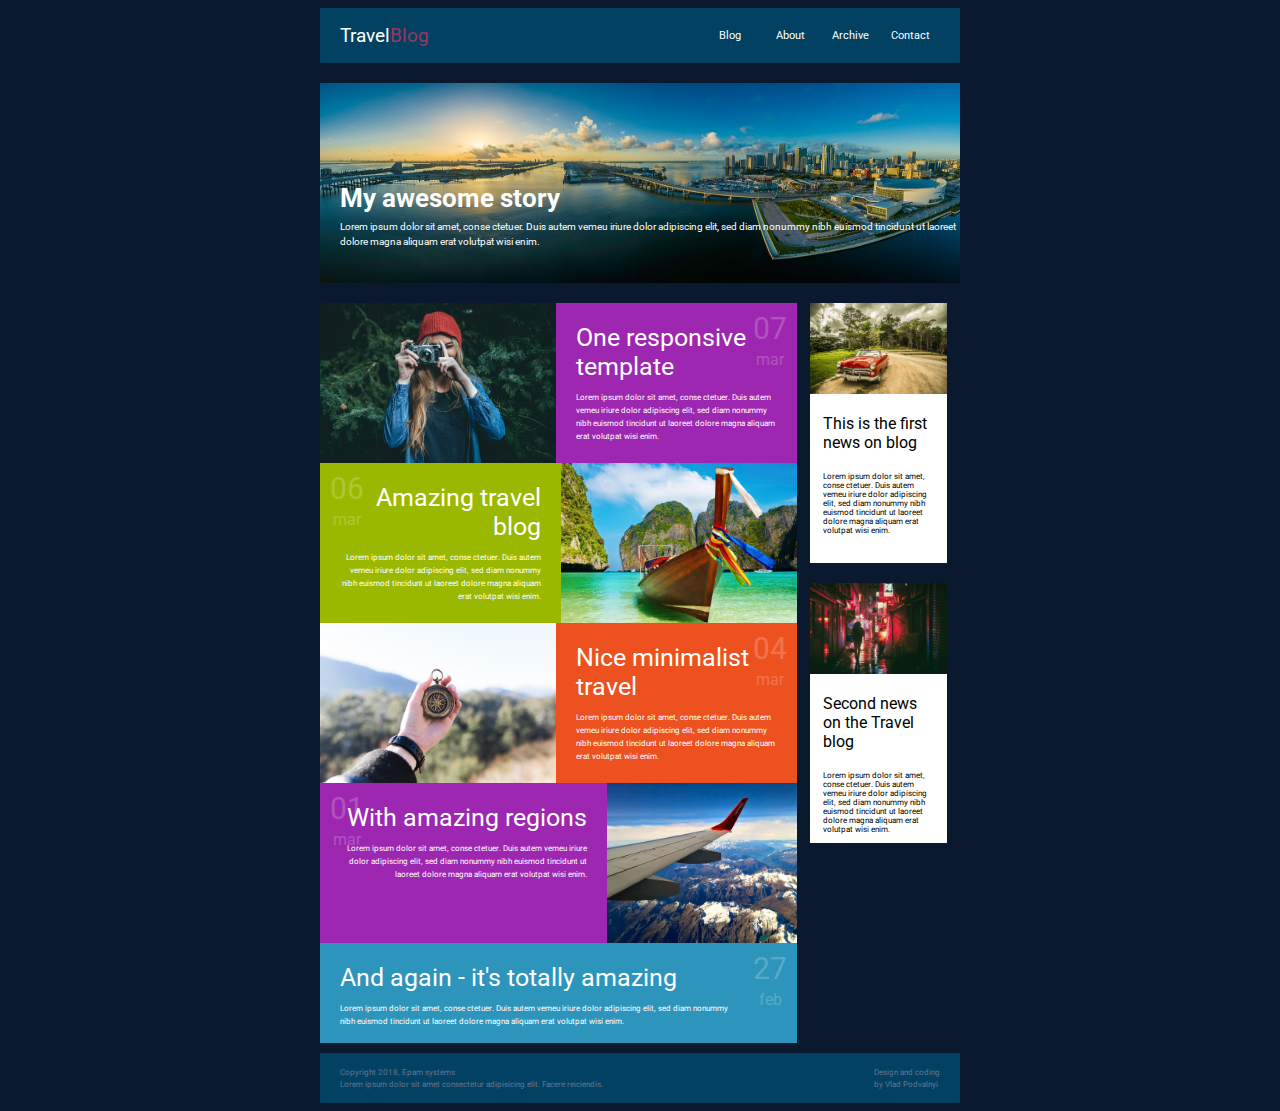
<file: FL12_HW5/homework/index.html>
<!DOCTYPE html>
<html lang="zxx">

<head>
  <meta charset="UTF-8">
  <meta name="viewport" content="width=device-width, initial-scale=1.0">
  <meta http-equiv="X-UA-Compatible" content="ie=edge">
  <link rel="stylesheet" href="css/styles.css">
  <link href='https://fonts.googleapis.com/css?family=Roboto:400,100,300,700&subset=latin,latin-ext' rel='stylesheet'
    type='text/css'>
  <title>Responsive</title>
</head>

<body>
  <!-- Your code goes here -->
  <header>
    <div class="button">
      <div></div>
      <div></div>
      <div></div>
    </div>
    <p class="title">Travel<mark>Blog</mark></p>
    <nav class="nav">
      <a href="#">Blog</a>
      <a href="#">About</a>
      <a href="#">Archive</a>
      <a href="#">Contact</a>
    </nav>
  </header>
  <section id="section1">
    <h2>My awesome story</h2>
    <p>Lorem ipsum dolor sit amet, conse ctetuer. Duis autem vemeu iriure dolor adipiscing elit, sed diam nonummy nibh
      euismod tincidunt ut laoreet dolore magna aliquam erat volutpat wisi enim.</p>
  </section>
  <div id="section2">
    <div class="section2-wrap">
      <div class="left-side">
        <div class="post post-1">
          <img src="img/post1.jpg" alt="">
          <div class="text">
            <p>One responsive template</p>
            <p>Lorem ipsum dolor sit amet, conse ctetuer. Duis autem vemeu iriure dolor adipiscing elit, sed diam
              nonummy nibh euismod tincidunt ut laoreet dolore magna aliquam erat volutpat wisi enim.</p>
          </div>
          <div class="date">
            <p>07</p>
            <p>mar</p>
          </div>
        </div>
        <div class="post post-2">
          <img src="img/post2.jpg" alt="">
          <div class="text">
            <p>Amazing travel blog</p>
            <p>Lorem ipsum dolor sit amet, conse ctetuer. Duis autem vemeu iriure dolor adipiscing elit, sed diam
              nonummy nibh euismod tincidunt ut laoreet dolore magna aliquam erat volutpat wisi enim.</p>
          </div>
          <div class="date">
            <p>06</p>
            <p>mar</p>
          </div>
        </div>
        <div class="post post-3">
          <img src="img/post3.jpg" alt="">
          <div class="text">
            <p>Nice minimalist travel</p>
            <p>Lorem ipsum dolor sit amet, conse ctetuer. Duis autem vemeu iriure dolor adipiscing elit, sed diam
              nonummy nibh euismod tincidunt ut laoreet dolore magna aliquam erat volutpat wisi enim.</p>
          </div>
          <div class="date">
            <p>04</p>
            <p>mar</p>
          </div>
        </div>
        <div class="post post-4">
          <img src="img/post4.jpg" alt="">
          <div class="text">
            <p>With amazing regions</p>
            <p>Lorem ipsum dolor sit amet, conse ctetuer. Duis autem vemeu iriure dolor adipiscing elit, sed diam
              nonummy nibh euismod tincidunt ut laoreet dolore magna aliquam erat volutpat wisi enim.</p>
          </div>
          <div class="date">
            <p>01</p>
            <p>mar</p>
          </div>
        </div>
        <div class="post post-5">
          <div class="text">
            <p>And again - it's totally amazing</p>
            <p>Lorem ipsum dolor sit amet, conse ctetuer. Duis autem vemeu iriure dolor adipiscing elit, sed diam
              nonummy<br> nibh euismod tincidunt ut laoreet dolore magna aliquam erat volutpat wisi enim.</p>
          </div>
          <div class="date">
            <p>27</p>
            <p>feb</p>
          </div>
        </div>
      </div>
      <aside class="right-side">
        <div class="news-list">
          <img src="img/news1.jpg" alt="">
          <p>This is the first news on blog</p>
          <p>Lorem ipsum dolor sit amet, conse ctetuer. Duis autem vemeu iriure dolor adipiscing elit, sed diam nonummy
            nibh euismod tincidunt ut laoreet dolore magna aliquam erat volutpat wisi enim.</p>
        </div>
        <div class="news-list">
          <img src="img/news2.jpg" alt="">
          <p>Second news on the Travel blog</p>
          <p>Lorem ipsum dolor sit amet, conse ctetuer. Duis autem vemeu iriure dolor adipiscing elit, sed diam nonummy
            nibh euismod tincidunt ut laoreet dolore magna aliquam erat volutpat wisi enim.</p>
        </div>
      </aside>
    </div>
  </div>

  <footer>
    <div class="footer-wrap">
      <div class="left-footer">
        <p>Copyright 2018, Epam systems</p>
        <p>Lorem ipsum dolor sit amet consectetur adipisicing elit. Facere reiciendis.</p>
      </div>
      <div class="right-footer">
        <p>Design and coding</p>
        <p>by Vlad Podvalnyi</p>
      </div>
    </div>
  </footer>
</body>

</html>
</file>
<file: FL12_HW1/homework/style.css>
html,body,div,span,applet,object,iframe,h1,h2,h3,h4,h5,h6,p,blockquote,pre,a,abbr,acronym,address,big,cite,code,del,dfn,em,font,img,ins,kbd,q,s,samp,small,strike,strong,sub,sup,tt,var,b,u,i,center,dl,dt,dd,ol,ul,li,fieldset,form,label,legend,table,caption,tbody,tfoot,thead,tr,th,td{background:transparent;border:0;margin:0;padding:0;vertical-align:baseline}body{line-height:1}h1,h2,h3,h4,h5,h6{clear:both;font-weight:normal}ol,ul{list-style:none}blockquote{quotes:none}blockquote:before,blockquote:after{content:'';content:none}del{text-decoration:line-through}table{border-collapse:collapse;border-spacing:0}a img{border:0}#container{float:left;margin:0 -240px 0 0;width:100%}#primary,#secondary{float:right;overflow:hidden;width:220px}#secondary{clear:right}#footer{clear:both;width:100%}.one-column #content{margin:0 auto;width:640px}.single-attachment #content{margin:0 auto;width:900px}body,input,textarea,.page-title span,.pingback a.url{font-family:Georgia,"Bitstream Charter",serif}h3#comments-title,h3#reply-title,#access .menu,#access div.menu ul,#cancel-comment-reply-link,.form-allowed-tags,#site-info,#site-title,#wp-calendar,.comment-meta,.comment-body tr th,.comment-body thead th,.entry-content label,.entry-content tr th,.entry-content thead th,.entry-meta,.entry-title,.entry-utility,#respond label,.navigation,.page-title,.pingback p,.reply,.widget-title,.wp-caption-text{font-family:"Helvetica Neue",Arial,Helvetica,"Nimbus Sans L",sans-serif}input[type="submit"]{font-family:"Helvetica Neue",Arial,Helvetica,"Nimbus Sans L",sans-serif}pre{font-family:"Courier 10 Pitch",Courier,monospace}code{font-family:Monaco,Consolas,"Andale Mono","DejaVu Sans Mono",monospace}#access .menu-header,div.menu,#colophon,#branding,#main,#wrapper{margin:0 auto;width:940px}#wrapper{background:#fff;margin-top:20px;padding:0 20px}#footer-widget-area{overflow:hidden}#footer-widget-area .widget-area{float:left;margin-right:20px;width:220px}#footer-widget-area #fourth{margin-right:0}#site-info{float:left;font-size:14px;font-weight:bold;width:700px}#site-generator{float:right;width:220px}body{background:#f1f1f1}body,input,textarea{color:#666;font-size:12px;line-height:18px}hr{background-color:#e7e7e7;border:0;clear:both;height:1px;margin-bottom:18px}p{margin-bottom:18px}ul{list-style:square;margin:0 0 18px 1.5em}ol{list-style:decimal;margin:0 0 18px 1.5em}ol ol{list-style:upper-alpha}ol ol ol{list-style:lower-roman}ol ol ol ol{list-style:lower-alpha}ul ul,ol ol,ul ol,ol ul{margin-bottom:0}dl{margin:0 0 24px 0}dt{font-weight:bold}dd{margin-bottom:18px}strong{font-weight:bold}cite,em,i{font-style:italic}big{font-size:131.25%}ins{background:#ffc;text-decoration:none}blockquote{font-style:italic;padding:0 3em}blockquote cite,blockquote em,blockquote i{font-style:normal}pre{background:#f7f7f7;color:#222;line-height:18px;margin-bottom:18px;overflow:auto;padding:1.5em}abbr,acronym{cursor:help}sup,sub{height:0;line-height:1;position:relative;vertical-align:baseline}sup{bottom:1ex}sub{top:.5ex}small{font-size:smaller}input{margin-bottom:10px}input[type="text"],input[type="password"],input[type="email"],input[type="url"],input[type="number"],textarea{background:#f9f9f9;border:1px solid #ccc;box-shadow:inset 1px 1px 1px rgba(0,0,0,0.1);-moz-box-shadow:inset 1px 1px 1px rgba(0,0,0,0.1);-webkit-box-shadow:inset 1px 1px 1px rgba(0,0,0,0.1);padding:2px}a:link{color:#06c}a:visited{color:#743399}a:active,a:hover{color:#ff4b33}.screen-reader-text{clip:rect(1px,1px,1px,1px);overflow:hidden;position:absolute !important;height:1px;width:1px}#header{padding:30px 0 0 0}#site-title{float:left;font-size:30px;line-height:36px;margin:0 0 18px 0;width:700px}#site-title a{color:#000;font-weight:bold;text-decoration:none}#site-description{color:#000;clear:right;float:right;font-style:italic;margin:15px 0 18px 0;opacity:.65;width:220px}#branding img{border-top:4px solid #000;border-bottom:1px solid #000;display:block;float:left}#access{background:#000;display:block;float:left;margin:0 auto;width:940px}#access .menu-header,div.menu{font-size:13px;margin-left:12px;width:928px}#access .menu-header ul,div.menu ul{list-style:none;margin:0}#access .menu-header li,div.menu li{float:left;position:relative}#access a{color:#aaa;display:block;line-height:38px;padding:0 10px;text-decoration:none}#access ul ul{box-shadow:0 3px 3px rgba(0,0,0,0.2);-moz-box-shadow:0 3px 3px rgba(0,0,0,0.2);-webkit-box-shadow:0 3px 3px rgba(0,0,0,0.2);display:none;position:absolute;top:38px;left:0;float:left;width:180px;z-index:99999}#access ul ul li{min-width:180px}#access ul ul ul{left:100%;top:0}#access ul ul a{background:#333;line-height:1em;padding:10px;width:160px;height:auto}#access li:hover>a,#access ul ul:hover>a{background:#333;color:#fff}#access ul li:hover>ul{display:block}#access ul li.current_page_item>a,#access ul li.current_page_ancestor>a,#access ul li.current-menu-ancestor>a,#access ul li.current-menu-item>a,#access ul li.current-menu-parent>a{color:#fff}* html #access ul li.current_page_item a,* html #access ul li.current_page_ancestor a,* html #access ul li.current-menu-ancestor a,* html #access ul li.current-menu-item a,* html #access ul li.current-menu-parent a,* html #access ul li a:hover{color:#fff}#main{clear:both;overflow:hidden;padding:40px 0 0 0}#content{margin-bottom:36px}#content,#content input,#content textarea{color:#333;font-size:16px;line-height:24px}#content p,#content ul,#content ol,#content dd,#content pre,#content hr{margin-bottom:24px}#content ul ul,#content ol ol,#content ul ol,#content ol ul{margin-bottom:0}#content pre,#content kbd,#content tt,#content var{font-size:15px;line-height:21px}#content code{font-size:13px}#content dt,#content th{color:#000}#content h1,#content h2,#content h3,#content h4,#content h5,#content h6{color:#000;line-height:1.5em;margin:0 0 20px 0}#content table{border:1px solid #e7e7e7;margin:0 -1px 24px 0;text-align:left;width:100%}#content tr th,#content thead th{color:#777;font-size:12px;font-weight:bold;line-height:18px;padding:9px 24px;border-right:1px solid #e7e7e7}#content tr td{border-top:1px solid #e7e7e7;padding:6px 24px;border-right:1px solid #e7e7e7}#content tr.odd td{background:#f2f7fc}.hentry{margin:0 0 48px 0}.home .sticky{background:#f2f7fc;border-top:4px solid #000;margin-left:-20px;margin-right:-20px;padding:18px 20px}.single .hentry{margin:0 0 36px 0}.page-title{color:#000;font-size:14px;font-weight:bold;margin:0 0 36px 0}.page-title span{color:#333;font-size:16px;font-style:italic;font-weight:normal}.page-title a:link,.page-title a:visited{color:#777;text-decoration:none}.page-title a:active,.page-title a:hover{color:#ff4b33}#content .entry-title{color:#000;font-size:21px;font-weight:bold;line-height:1.3em;margin-bottom:0}.entry-title a:link,.entry-title a:visited{color:#000;text-decoration:none}.entry-title a:active,.entry-title a:hover{color:#ff4b33}.entry-meta{color:#777;font-size:12px}.entry-meta abbr,.entry-utility abbr{border:0}.entry-meta abbr:hover,.entry-utility abbr:hover{border-bottom:1px dotted #666}.single-author .by-author{position:absolute !important;clip:rect(1px 1px 1px 1px);clip:rect(1px,1px,1px,1px)}.entry-content,.entry-summary{clear:both;padding:12px 0 0 0}.entry-content .more-link{white-space:nowrap}#content .entry-summary p:last-child{margin-bottom:12px}.entry-content fieldset{border:1px solid #e7e7e7;margin:0 0 24px 0;padding:24px}.entry-content fieldset legend{background:#fff;color:#000;font-weight:bold;padding:0 24px}.entry-content input{margin:0 0 24px 0}.entry-content input.file,.entry-content input.button{margin-right:24px}.entry-content label{color:#777;font-size:12px}.entry-content select{margin:0 0 24px 0}.entry-content sup,.entry-content sub{font-size:10px}.entry-content blockquote.left{float:left;margin-left:0;margin-right:24px;text-align:right;width:33%}.entry-content blockquote.right{float:right;margin-left:24px;margin-right:0;text-align:left;width:33%}.page-link{clear:both;color:#000;font-weight:bold;line-height:48px;word-spacing:.5em}.page-link a:link,.page-link a:visited{background:#f1f1f1;color:#333;font-weight:normal;padding:.5em .75em;text-decoration:none}.home .sticky .page-link a{background:#d9e8f7}.page-link a:active,.page-link a:hover{color:#ff4b33}body.page .edit-link{clear:both;display:block}#entry-author-info{background:#f2f7fc;border-top:4px solid #000;clear:both;font-size:14px;line-height:20px;margin:24px 0;overflow:hidden;padding:18px 20px}#entry-author-info #author-avatar{background:#fff;border:1px solid #e7e7e7;float:left;height:60px;margin:0 -104px 0 0;padding:11px}#entry-author-info #author-description{float:left;margin:0 0 0 104px}#entry-author-info h2{color:#000;font-size:100%;font-weight:bold;margin-bottom:0}.entry-utility{clear:both;color:#777;font-size:12px;line-height:18px}.entry-meta a,.entry-utility a{color:#777}.entry-meta a:hover,.entry-utility a:hover{color:#ff4b33}#content .video-player{padding:0}.format-standard .wp-video,.format-standard .wp-audio-shortcode,.format-audio .wp-audio-shortcode,.format-standard .video-player{margin-bottom:24px}.home #content .format-aside p,.home #content .category-asides p{font-size:14px;line-height:20px;margin-bottom:10px;margin-top:0}.format-gallery .size-thumbnail img,.category-gallery .size-thumbnail img{border:10px solid #f1f1f1;margin-bottom:0}.format-gallery .gallery-thumb,.category-gallery .gallery-thumb{float:left;margin-right:20px;margin-top:-4px}.home #content .format-gallery .entry-utility,.home #content .category-gallery .entry-utility{padding-top:4px}.attachment .entry-content .entry-caption{font-size:140%;margin-top:24px}.attachment .entry-content .nav-previous a:before{content:'\2190\00a0'}.attachment .entry-content .nav-next a:after{content:'\00a0\2192'}#content img.size-auto,#content img.size-full,#content img.size-large,#content img.size-medium,#content .entry-attachment img,#content .widget-container img{max-width:100%;height:auto}#ie8 #content img.size-auto,#ie8 #content img.size-full,#ie8 #content img.size-large,#ie8 #content img.size-medium,#ie8 #content .entry-attachment img{width:auto}.alignleft,img.alignleft{display:inline;float:left;margin-right:24px;margin-top:4px}.alignright,img.alignright{display:inline;float:right;margin-left:24px;margin-top:4px}.aligncenter,img.aligncenter{clear:both;display:block;margin-left:auto;margin-right:auto}img.alignleft,img.alignright,img.aligncenter{margin-bottom:12px}.wp-caption{background:#f1f1f1;line-height:18px;margin-bottom:20px;max-width:100%;padding:4px;text-align:center}.wp-caption img{margin:5px 5px 0;max-width:622px}.wp-caption p.wp-caption-text{color:#777;font-size:12px;margin:5px}.wp-smiley{margin:0}.gallery{margin:0 auto 18px}.gallery .gallery-item{float:left;margin-top:0;text-align:center}.gallery-columns-1 .gallery-item{width:100%}.gallery-columns-2 .gallery-item{width:50%}.gallery-columns-3 .gallery-item{width:33%}.gallery-columns-4 .gallery-item{width:25%}.gallery-columns-5 .gallery-item{width:20%}.gallery-columns-6 .gallery-item{width:16%}.gallery-columns-7 .gallery-item{width:14%}.gallery-columns-8 .gallery-item{width:12%}.gallery-columns-9 .gallery-item{width:11%}.gallery-columns-1 img{max-width:620px}.gallery-columns-2 img{max-width:288px}.gallery-columns-3 img{max-width:177px}.gallery-columns-4 img{max-width:122px}.gallery-columns-5 img{max-width:88px}.gallery-columns-6 img{max-width:66px}.gallery-columns-7 img{max-width:50px}.gallery-columns-8 img{max-width:39px}.gallery-columns-9 img{max-width:29px}.gallery-item img{height:auto}.gallery-columns-2 .attachment-medium{max-width:92%;height:auto}.gallery-columns-4 .attachment-thumbnail{max-width:84%;height:auto}.gallery .gallery-caption{color:#777;font-size:12px;margin:0 0 12px}.gallery dl{margin:0}.gallery img{border:10px solid #f1f1f1}.gallery br+br{display:none}#content .entry-attachment img{display:block;margin:0 auto}.navigation{color:#777;font-size:12px;line-height:18px;overflow:hidden}.navigation a:link,.navigation a:visited{color:#777;text-decoration:none}.navigation a:active,.navigation a:hover{color:#ff4b33}.nav-previous{float:left;width:50%}.nav-next{float:right;text-align:right;width:50%}#nav-above{margin:0 0 18px 0}#nav-above{display:none}.paged #nav-above,.single #nav-above{display:block}#nav-below{margin:-18px 0 0 0}#comments{clear:both}#comments .navigation{padding:0 0 18px 0}h3#comments-title,h3#reply-title{color:#000;font-size:20px;font-weight:bold;margin-bottom:0}h3#comments-title{padding:24px 0}.commentlist{list-style:none;margin:0}.commentlist li.comment{border-bottom:1px solid #e7e7e7;line-height:24px;margin:0 0 24px 0;padding:0 0 0 56px;position:relative}.commentlist li:last-child{border-bottom:0;margin-bottom:0}#comments .comment-body ul,#comments .comment-body ol{margin-bottom:18px}#comments .comment-body p:last-child{margin-bottom:6px}#comments .comment-body blockquote p:last-child{margin-bottom:24px}.commentlist ol{list-style:decimal}.commentlist .avatar{position:absolute;top:4px;left:0}.comment-author cite{color:#000;font-style:normal;font-weight:bold}.comment-author .says{font-style:italic}.comment-meta{font-size:12px;margin:0 0 18px 0}.comment-meta a:link,.comment-meta a:visited{color:#777;text-decoration:none}.comment-meta a:active,.comment-meta a:hover{color:#ff4b33}.commentlist .bypostauthor>div{background:#f2f7fc;border-top:4px solid #000;margin-bottom:10px;padding:10px 0 0 20px}.reply{font-size:12px;padding:0 0 24px 0}.reply a,a.comment-edit-link{color:#777}.reply a:hover,a.comment-edit-link:hover{color:#ff4b33}.commentlist .children{list-style:none;margin:0}.commentlist .children li{border:0;margin:0}.nopassword,.nocomments{display:none}#comments .pingback{border-bottom:1px solid #e7e7e7;margin-bottom:18px;padding-bottom:18px}.commentlist li.comment+li.pingback{margin-top:-6px}#comments .pingback p{color:#777;display:block;font-size:12px;line-height:18px;margin:0}#comments .pingback .url{font-size:13px;font-style:italic}input[type="submit"]{color:#333}form{text-align:right}input{width:200px}#respond{border-top:1px solid #e7e7e7;margin:24px 0;overflow:hidden;position:relative}#respond p{margin:0}#respond .comment-notes{margin-bottom:1em}.form-allowed-tags{line-height:1em}.children #respond{margin:0 48px 0 0}h3#reply-title{margin:18px 0}#comments-list #respond{margin:0 0 18px 0}#comments-list ul #respond{margin:0}#cancel-comment-reply-link{font-size:12px;font-weight:normal;line-height:18px}#respond .required{color:#ff4b33;font-weight:bold}#respond label{color:#777;font-size:12px}#respond input{margin:0 0 9px;width:98%}#respond textarea{width:98%}#respond .form-allowed-tags{color:#777;font-size:12px;line-height:18px}#respond .form-allowed-tags code{font-size:11px}#respond .form-submit{margin:12px 0}#respond .form-submit input{font-size:14px;width:auto}.widget-area ul{list-style:none;margin-left:0}.widget-area ul ul{list-style:square;margin-left:1.3em}.widget-area select{max-width:100%}.widget_search #s{width:60%}.widget_search label{display:none}.widget-container{word-wrap:break-word;-webkit-hyphens:auto;-moz-hyphens:auto;hyphens:auto;margin:0 0 18px 0}.widget-container .wp-caption img{margin:auto}.widget-container.widget_image .wp-caption{width:auto}.widget-container.widget_image .wp-caption img{margin-left:-8px}.widget-title{color:#222;font-size:14px;font-weight:bold}.widget-area a:link,.widget-area a:visited{text-decoration:none}.widget-area a:active,.widget-area a:hover{text-decoration:underline}.widget-area .entry-meta{font-size:11px}#wp_tag_cloud div{line-height:1.6em}#wp-calendar{width:100%}#wp-calendar caption{color:#222;font-size:14px;font-weight:bold;padding-bottom:4px;text-align:left}#wp-calendar thead{font-size:11px}#wp-calendar tbody{color:#aaa}#wp-calendar tbody td{background:#f5f5f5;border:1px solid #fff;padding:3px 0 2px;text-align:center}#wp-calendar tbody .pad{background:0}#wp-calendar tfoot #next{text-align:right}.widget_rss a.rsswidget{color:#000}.widget_rss a.rsswidget:hover{color:#ff4b33}.widget_rss .widget-title img{width:11px;height:11px}#main .widget-area ul{margin-left:0;padding:0 20px 0 0}#main .widget-area ul ul{border:0;margin-left:1.3em;padding:0}#main .widget-container.music-player ul{margin:0}#footer{margin-bottom:20px}#colophon{border-top:4px solid #000;margin-top:-4px;overflow:hidden;padding:18px 0}#site-info{font-weight:bold}#site-info a{color:#000;text-decoration:none}#site-generator{font-style:italic;position:relative}#site-generator a{background:url(images/wordpress.png) center left no-repeat;color:#666;display:inline-block;line-height:16px;padding-left:20px;text-decoration:none}#site-generator a:hover{text-decoration:underline}img#wpstats{display:block;margin:0 auto 10px}pre{-webkit-text-size-adjust:140%}code{-webkit-text-size-adjust:160%}#access,.entry-meta,.entry-utility,.navigation,.widget-area{-webkit-text-size-adjust:120%}#site-description{-webkit-text-size-adjust:none}@media print{body{background:none !important}#wrapper{clear:both !important;display:block !important;float:none !important;position:relative !important}#header{border-bottom:2pt solid #000;padding-bottom:18pt}#colophon{border-top:2pt solid #000}#site-title,#site-description{float:none;line-height:1.4em;margin:0;padding:0}#site-title{font-size:13pt}.entry-content{font-size:14pt;line-height:1.6em}.entry-title{font-size:21pt}#access,#branding img,#respond,.comment-edit-link,.edit-link,.navigation,.page-link,.widget-area{display:none !important}#container,#header,#footer{margin:0;width:100%}#content,.one-column #content{margin:24pt 0 0;width:100%}.wp-caption p{font-size:11pt}#site-info,#site-generator{float:none;width:auto}#colophon{width:auto}img#wpstats{display:none}#site-generator a{margin:0;padding:0}#entry-author-info{border:1px solid #e7e7e7}#main{display:inline}.home .sticky{border:0}}img{width:140px;vertical-align:middle;display:block;margin:0 auto;margin-left:calc(50% - 50px);margin-bottom:20px}nav>a{padding:10px;color:#0279c1}nav>a b:hover{color:#00527a}nav>a:visited{color:#0279c1}article{padding-left:10px}footer{margin-top:20px;padding:40px 20px;text-align:center;background:#3333}
</file>
<file: FL12_HW2/homework/css/general.css>
/* 

please don't edit this styles

*/

h2.tm-section-title {
    color: lightskyblue;
}

a:focus {
    color: #666;
    outline: 0
}

ul {
    padding: 0;
    margin: 0
}

body {
    background-color: #f5f5f5;
    color: #000;
    font-family: 'Open Sans', Helvetica, Arial, sans-serif;
    font-size: 16px;
    font-weight: 300;
    padding-top: 30px;
    overflow-x: hidden
}

section:before {
    position: absolute;
    z-index: 1
}

.box,
.tm-content-box,
.tm-main-nav {
    background-color: #fff
}

.tm-sidebar {
    z-index: 10;
    position: fixed;
    left: 0;
    right: 0;
    top: 0;
    width: 100%;
}

.tm-sidebar ul{
    margin: 0px;
    display: flex;
}

.tm-main-nav {
    font-size: 1.5em;
    text-align: center
}

.tm-nav-item {
    list-style: none;
    width: 100%;
}

.tm-nav-item-link {
    border: 1px solid transparent;
    color: #666;
    display: block;
    padding: 10px;
    width: 100%;
    -webkit-transition: all .3s ease;
    transition: all .3s ease
}

.carousel-indicators li,
.tm-banner-inner {
    border: 1px solid lightgrey
}


.tm-nav-item-link.active,
.tm-nav-item-link:hover {
    color: #666;
    text-decoration: none;
}

.tm-nav-item-link:focus {
    text-decoration: none
}

.tm-banner-text,
.tm-banner-title,
.tm-section-title {
    color: #666;
    font-weight: 300;
    margin: 0
}

.tm-section-title {
    margin-bottom: 20px
}

.tm-section-title-box {
    margin-bottom: 0
}

.tm-banner-title {
    font-size: 3.3em;
    letter-spacing: 2px;
    text-transform: uppercase
}

.tm-main-content {
    padding-top: 70px;
}

.tm-content-box {
    overflow: hidden;
    margin-bottom: 30px
}

.padding-medium {
    padding: 40px
}

.tm-banner {
    padding: 30px
}

.tm-banner-inner {
    padding: 30px 0;
    height: 100%;
    text-align: center;
    display: flex;
    -webkit-box-orient: vertical;
    -webkit-box-direction: normal;
    -webkit-flex-direction: column;
    -ms-flex-direction: column;
    flex-direction: column;
    -webkit-box-align: center;
    -webkit-align-items: center;
    -ms-flex-align: center;
    align-items: center;
    -webkit-box-pack: center;
    -webkit-justify-content: center;
    -ms-flex-pack: center;
    justify-content: center
}

.tm-banner-inner img{
    width: 120px;
}

.tm-banner-text {
    font-size: 1.4em
}

.boxes,
.tm-box-bg-title {
    display: -webkit-box;
    display: -webkit-flex;
    display: -ms-flexbox
}

/*.flex-item {*/
    /*-webkit-box-flex: 0 1 auto;*/
    /*-webkit-flex: 0 1 auto;*/
    /*-ms-flex: 0 1 auto;*/
    /*flex: 0 1 auto*/
/*}*/

.section-description {
    line-height: 1.8;
    margin-bottom: 25px
}

.section-description:last-child {
    margin-bottom: 0
}

.tm-team-description-container {
    max-width: 500px
}

.tm-team-info {
    display: flex
}

.box {
    list-style: none;
    width: 33.3333%;
    height: auto;
}

.box-bg {
    position: relative
}

.box-img {
    width: 100%;
}

.tm-box-bg-title {
    position: absolute;
    top: 0;
    right: 0;
    bottom: 0;
    left: 0;
    display: flex;
    -webkit-box-align: center;
    -webkit-align-items: center;
    -ms-flex-align: center;
    align-items: center;
    -webkit-box-pack: center;
    -webkit-justify-content: center;
    -ms-flex-pack: center;
    justify-content: center
}

.boxes {
    display: flex;
    -webkit-flex-wrap: wrap;
    -ms-flex-wrap: wrap;
    flex-wrap: wrap
}

.gallery-container a {
    cursor: -webkit-zoom-in;
    cursor: zoom-in
}

.carousel {
    position: relative;
    height: auto;
    padding: 50px 50px 80px;
    text-align: center
}

.carousel-indicators {
    bottom: 30px
}

.carousel-content {
    color: #000;
    display: -webkit-box;
    display: -webkit-flex;
    display: -ms-flexbox;
    display: flex;
    -webkit-box-align: center;
    -webkit-align-items: center;
    -ms-flex-align: center;
    align-items: center
}

.carousel-indicators .active {
    background-color: lightgrey
}

.contact-form {
    overflow: hidden
}

.form-control {
    border-radius: 0;
    font-size: 1em
}

.form-control:focus {
    border-color: lightgrey;
    box-shadow: inset 0 1px 1px rgba(0, 0, 0, .075), 0 0 8px rgba(153, 153, 153, .45)
}

.form-group {
    margin-bottom: 20px
}

.form-group-2-col-left {
    padding-left: 0;
    padding-right: 5px
}

.form-group-2-col-right {
    padding-right: 0;
    padding-left: 5px
}

.mandatory-field:after {
    position: absolute;
    top: 0;
    right: 7px
}

.carousel-inner>.carousel-item>a>img, .carousel-inner>.carousel-item>img, .img-contact-us {
    width: 100%;
}

.tm-footer {
    color: #666;
    padding-bottom: 15px
}
</file>
<file: FL12_HW2/homework/css/style.css>
.tm-nav-item-link:hover {
    background-color: lightskyblue;
    color: #fff;
}

section::before {
    display: block;
    content: " ";
    width: 0;
    height: 0;
    border-top: 50px solid lightskyblue;
    border-right: 50px solid transparent;
}

.tm-sidebar,
#home,
section {
    box-shadow: 0 0 10px rgba(61, 55, 61, 0.7);
}

.tm-banner {
    background: linear-gradient(to right, lightskyblue, burlywood)
}

.tm-banner-inner {
    background-color: #fff;
}

.tm-content-box:nth-last-of-type(2) {
    display: flex;
    align-items: center;
    justify-content: center;
}

.tm-content-box:nth-last-of-type(2) .tm-section-title {
    text-align: center;
}

.tm-content-box:nth-last-of-type(2) .tm-section-description {
    text-indent: 20px;
}

#about .box-bg:hover {
    background-color: lightgrey;
    color: lightskyblue;
    font-style: italic;
}

.heading ol {
    list-style: lower-alpha;
}

.heading h2 {
    text-align: center;
    color: lightskyblue;
}

.heading ol li:hover::before {
    content: "\003E";
}

.text {
    font-weight: bold;
    font-style: italic;
}

.text:after {
    content: "New";
    vertical-align: super;
    font-size: 11px;
    color: red;
}

.blocks .tm-team-description-container p {
    text-indent: 20px;
}

.blocks .tm-team-description-container p:nth-last-of-type(1) {
    word-spacing: 10px;
    letter-spacing: 5px;
    font-style: italic;
}

.blocks .box-work {
    padding: 10px;
}

.blocks .box-work:nth-child(2n+1) {
    background-color: lightskyblue;
    color: #fff;
}

.blocks .box-work div p {
    font-style: italic;
}

.blocks .box-work div p::first-letter {
    font-weight: bold;
}

p.tm-section-description {
    text-indent: 25px;
    line-height: 30px;
}

.form-control:focus {
    background-color: lightskyblue;
}

.form-control {
    border-color: lightskyblue;
}

textarea.form-control {
    background-image: url("../img/email-icon.png");
    background-repeat: no-repeat;
    background-size: 30px 30px;
    background-position: 99% 97%;
}

.submit-btn {
    position: relative;
    left: 91.5%;
    border-color: lightskyblue;
    background-color: #fff;
    color: lightskyblue;
}

.tm-banner-text {
    text-shadow: 5px 5px 3px #333;
    animation: textJump 1 1s ease-in-out;
}

@keyframes textJump {
    0% {
        transform: translateX(200px);
    }

    75% {
        transform: translateX(-20px);
    }

    100% {
        transform: translateX(0px);
    }
}

@media print {
    .tm-team-img {
        display: none;
    }

    #about {
        display: none;
    }

    .blocks .tm-content-box {
        display: none;
    }

    section.tm-content-box {
        display: none;
    }

    .tm-banner-text {
        animation: none;
        text-shadow: none;
        background: none;
    }

    .tm-team-description-container {
        max-width: 900px;
        display: flex;
        flex-direction: column;
        text-align: center;
        align-items: center;
    }

    .tm-section-description {
        width: 640px;
        text-align: center;
    }

    .tm-team-img {
        display: none;
    }

    #about {
        display: none;
    }

    .heading ol {
        display: flex;
        flex-direction: column;
        width: 68%;
        list-style: none;
    }

    a.text::after {
        content: "";
    }

    a.text {
        font-weight: normal;
        font-style: normal;
    }

    .heading ol li:nth-of-type(2n+1) {
        align-self: flex-end;
    }

    .heading ol li {
        text-align: center;
    }

    section::before {
        display: block;
        content: none;
        width: 0;
        height: 0;
        border-top: 50px solid lightskyblue;
        border-right: 50px solid transparent;
    }

    .blocks .boxes {
        display: none;
    }

    .carousel-inner {
        max-width: 900px;
        display: flex;
        flex-direction: column;
        text-align: center;
        align-items: center;
    }

    section.tm-content-box {
        display: none;
    }

    section.heading.tm-content-box {
        display: block;
    }

    .tm-content-box {
        margin: 0;
    }

    .tm-main-content {
        padding: 0;
    }

    .padding-medium {
        padding: 0;
    }

    .tm-main-nav {
        display: none;
    }

    body {
        padding: 0;
    }

    #tmCarousel {
        padding: 0;
    }
}
</file>
<file: FL12_HW3/homework/css/style1.css>
body {
  margin: 0 auto;
  background-color: #fff; }
  body .header {
    width: 1920px;
    background: url("../img/m-h-day.jpg") no-repeat;
    background-size: cover;
    background-position-y: -247px;
    border-bottom-right-radius: 36%; }
    body .header .hop {
      display: flex;
      flex-direction: column;
      width: 1530px;
      margin: 0 auto; }
      body .header .hop .landing-logo, body .header .hop .footer .footer-wrap .footer_logo, body .footer .footer-wrap .header .hop .footer_logo {
        margin-top: 20px;
        display: flex; }
        body .header .hop .landing-logo img, body .header .hop .footer .footer-wrap .footer_logo img, body .footer .footer-wrap .header .hop .footer_logo img {
          width: 45px;
          height: 45px; }
        body .header .hop .landing-logo p, body .header .hop .footer .footer-wrap .footer_logo p, body .footer .footer-wrap .header .hop .footer_logo p {
          display: flex;
          flex-direction: column;
          margin-top: 0px;
          margin-left: 15px;
          font-family: "Source Sans Pro", sans-serif;
          font-weight: bold;
          line-height: 23px;
          text-align: center;
          color: #2c2f3c; }
          body .header .hop .landing-logo p span, body .header .hop .footer .footer-wrap .footer_logo p span, body .footer .footer-wrap .header .hop .footer_logo p span {
            font-weight: normal; }
      body .header .hop .header_heading {
        width: 498px;
        margin-top: 82px;
        font-family: "Source Sans Pro", sans-serif;
        font-weight: bold;
        font-size: 66px;
        color: #2c2f3c;
        z-index: 1; }
        body .header .hop .header_heading:before {
          position: absolute;
          content: "";
          height: 51px;
          background-color: #14a0c7;
          z-index: -1;
          width: 279px;
          transform: matrix(1, 0, 0, 1, 0, 105); }
      body .header .hop .header_text {
        width: 624px;
        font-size: 16px;
        margin-top: 0;
        font-family: "Hind", sans-serif;
        line-height: 21px;
        white-space: pre-line;
        color: #2c2f3c; }
      body .header .hop div:nth-last-child(1) {
        display: flex;
        margin-bottom: 170px;
        margin-top: 30px;
        width: 472px;
        justify-content: space-between; }
        body .header .hop div:nth-last-child(1) button {
          display: flex;
          flex-direction: column;
          justify-content: center;
          align-items: center;
          width: 140px;
          height: 48px;
          font-family: "Hind", sans-serif;
          font-size: 19px;
          color: #fff;
          background-color: #699900;
          border-radius: 6px;
          border: none; }
        body .header .hop div:nth-last-child(1) a {
          display: flex;
          align-items: center;
          font-family: "Hind", sans-serif;
          font-size: 19px;
          color: #fff; }
  body .section {
    display: flex;
    flex-direction: column;
    align-items: center;
    background-color: #fff;
    margin: 0 auto;
    margin-bottom: 210px; }
    body .section .section_text {
      margin-top: 46px;
      font-family: "Source Sans Pro", sans-serif;
      font-size: 39px;
      font-weight: bold;
      color: #2c2f3c;
      z-index: 1; }
      body .section .section_text:before {
        position: absolute;
        content: "";
        height: 51px;
        background-color: #14a0c7;
        z-index: -1;
        width: 185px;
        transform: matrix(1, 0, 0, 1, 202, -5); }
    body .section .section_card_wrap {
      display: flex;
      flex-direction: column;
      align-items: center;
      width: 1530px;
      margin: 0 auto; }
      body .section .section_card_wrap .section_card {
        display: flex;
        width: 1110px;
        margin-top: 20px;
        background: #21232e;
        border-radius: 5px; }
        body .section .section_card_wrap .section_card img {
          width: 430px;
          height: 290px;
          margin-left: 17px;
          margin-top: 17px;
          margin-bottom: 17px;
          border-radius: 5px; }
        body .section .section_card_wrap .section_card .section_card_right_container {
          width: 500px;
          height: fit-content;
          display: flex;
          flex-direction: column;
          align-items: center;
          margin-left: 80px;
          margin-top: 18px;
          font-family: "Hind", sans-serif;
          color: #fff; }
          body .section .section_card_wrap .section_card .section_card_right_container a {
            display: flex;
            align-items: center;
            font-family: "Hind", sans-serif;
            font-size: 19px;
            color: #fff; }
          body .section .section_card_wrap .section_card .section_card_right_container .section_card_heading {
            margin-bottom: 30px;
            font-weight: bold;
            font-size: 22px; }
          body .section .section_card_wrap .section_card .section_card_right_container .section_card_text {
            margin-bottom: 30px; }
    body .section .section_banner {
      display: flex;
      align-items: center;
      justify-content: space-around;
      position: absolute;
      transform: matrix(1, 0, 0, 1, 0, 1295);
      width: 1200px;
      font-family: "Hind", sans-serif;
      color: #fff;
      background: linear-gradient(to right, #679608, #2d5bdb);
      border-radius: 5px; }
      body .section .section_banner button {
        display: flex;
        flex-direction: column;
        justify-content: center;
        align-items: center;
        width: 140px;
        height: 48px;
        font-family: "Hind", sans-serif;
        font-size: 19px;
        color: #fff;
        background-color: #699900;
        border-radius: 6px;
        border: none; }
      body .section .section_banner .section_banner_heading {
        margin-top: 20px;
        margin-bottom: 22px;
        font-size: 26px;
        font-weight: bold;
        color: #2c2f3c; }
        body .section .section_banner .section_banner_heading:before {
          position: absolute;
          content: "";
          height: 51px;
          background-color: #14a0c7;
          z-index: -1;
          width: 59px;
          transform: matrix(1, 0, 0, 1, 105, -5); }
      body .section .section_banner .section_banner_text {
        margin-top: 0; }
  body .footer {
    display: flex;
    width: 1920px;
    height: 240px;
    margin: 0 auto;
    background: #21232e; }
    body .footer .footer-wrap {
      display: flex;
      align-items: center;
      justify-content: space-between;
      width: 1530px;
      margin: 0 auto;
      font-family: "Hind", sans-serif;
      color: #fff; }
      body .footer .footer-wrap .landing-logo, body .footer .footer-wrap .footer_logo {
        margin-top: 20px;
        display: flex; }
        body .footer .footer-wrap .landing-logo img, body .footer .footer-wrap .footer_logo img {
          width: 45px;
          height: 45px; }
        body .footer .footer-wrap .landing-logo p, body .footer .footer-wrap .footer_logo p {
          display: flex;
          flex-direction: column;
          margin-top: 0px;
          margin-left: 15px;
          font-family: "Source Sans Pro", sans-serif;
          font-weight: bold;
          line-height: 23px;
          text-align: center;
          color: #2c2f3c; }
          body .footer .footer-wrap .landing-logo p span, body .footer .footer-wrap .footer_logo p span {
            font-weight: normal; }
      body .footer .footer-wrap .footer_logo {
        margin-top: 0; }
        body .footer .footer-wrap .footer_logo p {
          color: #fff; }
      body .footer .footer-wrap .footer_text {
        width: 359px; }
</file>
<file: FL12_HW3/homework/css/style2.css>
body {
  margin: 0 auto;
  background-color: #21232e; }
  body .header {
    margin: 0 auto;
    width: 1920px;
    background: url("../img/m-h-night.jpg") no-repeat;
    background-size: cover;
    background-position-y: -247px;
    border-bottom-right-radius: 36%; }
    body .header .hop {
      display: flex;
      flex-direction: column;
      width: 1530px;
      margin: 0 auto; }
      body .header .hop .landing-logo, body .header .hop .footer .footer-wrap .footer_logo, body .footer .footer-wrap .header .hop .footer_logo {
        margin-top: 20px;
        display: flex; }
        body .header .hop .landing-logo img, body .header .hop .footer .footer-wrap .footer_logo img, body .footer .footer-wrap .header .hop .footer_logo img {
          width: 45px;
          height: 45px; }
        body .header .hop .landing-logo p, body .header .hop .footer .footer-wrap .footer_logo p, body .footer .footer-wrap .header .hop .footer_logo p {
          display: flex;
          flex-direction: column;
          margin-top: 0px;
          margin-left: 15px;
          font-family: "Source Sans Pro", sans-serif;
          font-weight: bold;
          line-height: 23px;
          text-align: center;
          color: #fff; }
          body .header .hop .landing-logo p span, body .header .hop .footer .footer-wrap .footer_logo p span, body .footer .footer-wrap .header .hop .footer_logo p span {
            font-weight: normal; }
      body .header .hop .header_heading {
        width: 498px;
        margin-top: 82px;
        font-family: "Source Sans Pro", sans-serif;
        font-weight: bold;
        font-size: 66px;
        color: #fff;
        z-index: 1; }
        body .header .hop .header_heading:before {
          position: absolute;
          content: "";
          height: 51px;
          background-color: #ff4e33;
          z-index: -1;
          width: 279px;
          transform: matrix(1, 0, 0, 1, 0, 105); }
      body .header .hop .header_text {
        width: 624px;
        font-size: 16px;
        margin-top: 0;
        font-family: "Hind", sans-serif;
        line-height: 21px;
        white-space: pre-line;
        color: #fff; }
      body .header .hop div:nth-last-child(1) {
        display: flex;
        margin-bottom: 170px;
        margin-top: 30px;
        width: 472px;
        justify-content: space-between; }
        body .header .hop div:nth-last-child(1) button {
          display: flex;
          flex-direction: column;
          justify-content: center;
          align-items: center;
          width: 140px;
          height: 48px;
          font-family: "Hind", sans-serif;
          font-size: 19px;
          color: #fff;
          background-color: #e3ac00;
          border-radius: 6px;
          border: none; }
        body .header .hop div:nth-last-child(1) a {
          display: flex;
          align-items: center;
          font-family: "Hind", sans-serif;
          font-size: 19px;
          color: #fff; }
  body .section {
    display: flex;
    flex-direction: column;
    align-items: center;
    background-color: #21232e;
    margin: 0 auto;
    margin-bottom: 210px; }
    body .section .section_text {
      margin-top: 46px;
      font-family: "Source Sans Pro", sans-serif;
      font-size: 39px;
      font-weight: bold;
      color: #fff;
      z-index: 1; }
      body .section .section_text:before {
        position: absolute;
        content: "";
        height: 51px;
        background-color: #ff4e33;
        z-index: -1;
        width: 185px;
        transform: matrix(1, 0, 0, 1, 202, -5); }
    body .section .section_card_wrap {
      display: flex;
      flex-direction: column;
      align-items: center;
      width: 1530px;
      margin: 0 auto; }
      body .section .section_card_wrap .section_card {
        display: flex;
        width: 1110px;
        margin-top: 20px;
        background: #3b3f50;
        border-radius: 5px; }
        body .section .section_card_wrap .section_card img {
          width: 430px;
          height: 290px;
          margin-left: 17px;
          margin-top: 17px;
          margin-bottom: 17px;
          border-radius: 5px; }
        body .section .section_card_wrap .section_card .section_card_right_container {
          width: 500px;
          height: fit-content;
          display: flex;
          flex-direction: column;
          align-items: center;
          margin-left: 80px;
          margin-top: 18px;
          font-family: "Hind", sans-serif;
          color: #fff; }
          body .section .section_card_wrap .section_card .section_card_right_container a {
            display: flex;
            align-items: center;
            font-family: "Hind", sans-serif;
            font-size: 19px;
            color: #fff; }
          body .section .section_card_wrap .section_card .section_card_right_container .section_card_heading {
            margin-bottom: 30px;
            font-weight: bold;
            font-size: 22px; }
          body .section .section_card_wrap .section_card .section_card_right_container .section_card_text {
            margin-bottom: 30px; }
    body .section .section_banner {
      display: flex;
      align-items: center;
      justify-content: space-around;
      position: absolute;
      transform: matrix(1, 0, 0, 1, 0, 1295);
      width: 1200px;
      font-family: "Hind", sans-serif;
      color: #fff;
      background: linear-gradient(to right, #dfa703, #922b53);
      border-radius: 5px; }
      body .section .section_banner button {
        display: flex;
        flex-direction: column;
        justify-content: center;
        align-items: center;
        width: 140px;
        height: 48px;
        font-family: "Hind", sans-serif;
        font-size: 19px;
        color: #fff;
        background-color: #e3ac00;
        border-radius: 6px;
        border: none; }
      body .section .section_banner .section_banner_heading {
        margin-top: 20px;
        margin-bottom: 22px;
        font-size: 26px;
        font-weight: bold;
        color: #fff; }
        body .section .section_banner .section_banner_heading:before {
          position: absolute;
          content: "";
          height: 51px;
          background-color: #ff4e33;
          z-index: -1;
          width: 59px;
          transform: matrix(1, 0, 0, 1, 105, -5); }
      body .section .section_banner .section_banner_text {
        margin-top: 0; }
  body .footer {
    display: flex;
    width: 1920px;
    height: 240px;
    margin: 0 auto;
    background: #3b3f50; }
    body .footer .footer-wrap {
      display: flex;
      align-items: center;
      justify-content: space-between;
      width: 1530px;
      margin: 0 auto;
      font-family: "Hind", sans-serif;
      color: #fff; }
      body .footer .footer-wrap .landing-logo, body .footer .footer-wrap .footer_logo {
        margin-top: 20px;
        display: flex; }
        body .footer .footer-wrap .landing-logo img, body .footer .footer-wrap .footer_logo img {
          width: 45px;
          height: 45px; }
        body .footer .footer-wrap .landing-logo p, body .footer .footer-wrap .footer_logo p {
          display: flex;
          flex-direction: column;
          margin-top: 0px;
          margin-left: 15px;
          font-family: "Source Sans Pro", sans-serif;
          font-weight: bold;
          line-height: 23px;
          text-align: center;
          color: #fff; }
          body .footer .footer-wrap .landing-logo p span, body .footer .footer-wrap .footer_logo p span {
            font-weight: normal; }
      body .footer .footer-wrap .footer_logo {
        margin-top: 0; }
        body .footer .footer-wrap .footer_logo p {
          color: #fff; }
      body .footer .footer-wrap .footer_text {
        width: 359px; }
</file>
<file: FL12_HW4/homework/css/style.css>
html,
body,
div,
span,
applet,
object,
iframe,
h1,
h2,
h3,
h4,
h5,
h6,
p,
blockquote,
pre,
a,
abbr,
acronym,
address,
big,
cite,
code,
del,
dfn,
em,
img,
ins,
kbd,
q,
s,
samp,
small,
strike,
strong,
sub,
sup,
tt,
var,
b,
u,
i,
center,
dl,
dt,
dd,
ol,
ul,
li,
fieldset,
form,
label,
legend,
table,
caption,
tbody,
tfoot,
thead,
tr,
th,
td,
article,
aside,
canvas,
details,
embed,
figure,
figcaption,
footer,
header,
hgroup,
menu,
nav,
output,
ruby,
section,
summary,
time,
mark,
audio,
video {
    margin: 0;
    padding: 0;
    border: 0;
    font-size: 100%;
    font: inherit;
    vertical-align: baseline;
}

article,
aside,
details,
figcaption,
figure,
footer,
header,
hgroup,
menu,
nav,
section {
    display: block;
}

body {
    overflow-x: hidden;
    display: flex;
    flex-direction: column;
    align-items: center;
    line-height: 1;
}

ol,
ul {
    list-style: none;
}

blockquote,
q {
    quotes: none;
}

blockquote:before,
blockquote:after,
q:before,
q:after {
    content: '';
    content: none;
}

table {
    border-collapse: collapse;
    border-spacing: 0;
}

:focus {
    outline: 0;
}

ins {
    text-decoration: none;
}


header {
    width: 1600px;
    height: 10vh;
    display: flex;
    justify-content: center;
}

.header-wrap {
    width: 1140px;
    height: 100%;
    margin: 0 auto;
    display: flex;
    justify-content: space-around;
    align-items: center;
}

#headerText {
    font-weight: bold;
    color: #6b5555;
    width: 150px;
}

nav {
    display: flex;
    justify-content: center;
    width: 300px;
}

ul {
    display: flex;
    justify-content: space-between;
    width: 100%;
}

li a {
    text-decoration: none;
    color: #bd8c77;
}

li:first-child a {
    color: #eed37b;
}




#heroSection {
    overflow: hidden;
    width: 1600px;
    height: 90vh;
    display: flex;
    justify-content: center;
    background: url("../img/home-bg.jpg");
    background-repeat: no-repeat;
    background-size: 100%;
    text-align: center;
}

.section-wrap {
    width: 1140px;
    height: 100%;
    display: flex;
    margin: 0 auto;
    flex-direction: column;
    align-items: center;
}

#heroSection h1 {
    color: #FFF;
    width: 900px;
    font-size: 70px;
    font-weight: bold;
    margin-top: 290px;
}

#heroSection p {
    color: #bf941e;
    margin-top: 46px;
    font-size: 21px;
}

#heroSection button {
    margin-top: 46px;
    font-size: 13px;
    text-transform: uppercase;
    width: 160px;
    height: 40px;
    border-radius: 20px;
    border: none;
    color: #6b5555;
    font-weight: bold;
    background-color: #fff;
}

.overlay {
    width: 100%;
    height: 100%;
    background: rgb(0, 0, 0, 0.8);
}



#main {
    overflow: hidden;
    width: 1600px;
    display: flex;
    justify-content: center;
    background-color: #fff;
    text-align: center;
}

.main-wrap {
    width: 1140px;
    display: flex;
    margin: 0 auto;
    flex-direction: column;
    align-items: center;
}

.section-block {
    display: flex;
    flex-direction: column;
    align-items: flex-start;
    margin-top: 110px;
    width: 944px;
    border-bottom: 1px solid #9b9b9b;
    margin-bottom: 10px;
}

.section-block:last-child {
    border-bottom: none;
}

.section-block-image {
    width: 100%;
}

.section-block-h2 {
    font-weight: bold;
    margin-top: 45px;
    font-size: 30px;
    color: #6b5555;

}

.comment-block {
    display: flex;
    align-items: center;
    margin-top: 20px;
}

.comment-block img {
    width: 45px;
    height: 45px;
    border-radius: 50%;
}

.comment-block p {
    margin-left: 20px;
    color: #6b5555;
}

.section-block-paragraph {
    text-align: left;
    line-height: 22px;
    font-size: 18px;
    color: #6b5555;
    margin-top: 21px;
}

.section-block-button {
    margin: 46px 0;
    font-size: 13px;
    text-transform: uppercase;
    width: 185px;
    height: 50px;
    border-radius: 20px;
    border: 1px solid #6b5555;
    color: #6b5555;
    font-weight: bold;
    background-color: #fff;
    cursor: pointer;
}


footer {
    width: 1600px;
    display: flex;
    justify-content: center;
    height: 355px;
    background-color: #000;
}

.footer-wrap {
    color: #fff;
    width: 944px;
    height: 100%;
    margin: 0 auto;
    display: flex;
}

.left {
    width: 460px;
}

.right {
    margin-left: 50px;
}

.left h2 {
    font-size: 30px;
    font-weight: bold;
    margin-top: 104px;
}

.left p {
    font-size: 19px;
    margin-top: 25px;
    color: #686a6c;

}

.right h2 {
    font-size: 30px;
    font-weight: bold;
    margin-top: 104px;
}

.right p {
    font-size: 19px;
    margin-top: 25px;
    line-height: 33px;
    color: #686a6c;
}

@media (max-width:950px) {

    .section-block,
    .footer-wrap {
        width: 870px;
    }
}
</file>
<file: FL12_HW5/homework/css/styles.css>
body {
  font-family: roboto;
}

.post-1 {
  background: #9d27b0;
}

.post-2 {
  background: #9bb800;
}

.post-3 {
  background: #ed5120;
}

.post-4 {
  background: #9d27b0;
}

.post-5 {
  background: #2d95bb;
}

/* Your styles go here */

body {
  background-color: #0b192f;
}

header {
  display: flex;
  justify-content: space-between;
  align-items: center;
  height: 55px;
  max-width: 640px;
  margin: 0 auto;
  background-color: #024161;
}

.nav {
  display: flex;
  justify-content: space-around;
  max-width: 250px;
  margin-right: 20px;
}

.nav a {
  display: flex;
  align-items: center;
  justify-content: center;
  text-decoration: none;
  color: #fff;
  font-size: 11px;
  height: 55px;
  width: 60px;
}

.nav a:hover {
  background-color: #1f52a4;
}

.title {
  margin-left: 20px;
  color: #fff;
  font-size: 19px;
}

.title mark {
  color: #9b3663;
  background: none;
}

#section1 {
  display: flex;
  flex-direction: column;
  max-width: 640px;
  height: 200px;
  margin: 0 auto;
  margin-top: 20px;
  background: url("../img/post0.jpg");
  background-size: 100% 100%;
  color: #fff;
}

#section1 h2 {
  margin-top: 100px;
  margin-left: 20px;
  font-size: 26px;
}

#section1 p {
  margin-top: -16px;
  margin-left: 20px;
  font-size: 10px;
  line-height: 15px;
}

#section2 {
  display: flex;
  max-width: 640px;
  margin: 0 auto;
  margin-top: 20px;
}

.section2-wrap {
  max-width: 100%;
  display: flex;
}

.left-side {
  max-width: 477px;
  display: flex;
  flex-direction: column;
}

.right-side {
  max-width: 150px;
  display: flex;
  flex-direction: column;
}

.post {
  position: relative;
  display: flex;
  height: 160px;
  max-width: 477px;
  cursor: pointer;
}

.post img {
  max-width: 49.5%;
  height: 100%;
}

.post:nth-child(2n) {
  display: flex;
  flex-direction: row-reverse;
}

.post:nth-child(2n) .text p {
  display: flex;
  text-align: end;
}

.text {
  display: flex;
  flex-direction: column;
  color: #FFF;
}

.text p:first-of-type {
  font-size: 25px;
  margin: 20px 20px 0px 20px;
}

.text p:last-of-type {
  font-size: 8px;
  margin: 10px 20px 20px 20px;
  line-height: 13px;
}

.post img:hover,
.text:hover {
  opacity: 0.8;
}

.date {
  position: absolute;
  color: #fff;
  opacity: 0.2;
  display: flex;
  flex-direction: column;
  align-items: center;
}

.date p:first-of-type {
  font-size: 30px;
  margin-top: 8px;
}

.date p:last-of-type {
  margin-top: -26px;
}

.post:nth-child(2n-1) .date {
  right: 10px;
}

.post:nth-child(2n) .date {
  left: 10px;
}

.news-list {
  display: flex;
  flex-direction: column;
  max-width: 100%;
  height: 260px;
  background: #fff;
  background-size: 100% 100%;
  margin-left: 13px;
}

.news-list:last-of-type {
  margin-top: 20px;
}

.news-list img {
  max-width: 100%;
}

.news-list p {
  margin: 0px 20px 20px 13px;
}

.news-list p:first-of-type {
  font-size: 16px;
  margin-top: 20px;
}

.news-list p:last-of-type {
  font-size: 8px;
}

.post-5 {
  max-width: 477px;
  height: 100px;
}

footer {
  margin: 0 auto;
  max-width: 640px;
  height: 50px;
  background-color: #024161;
  margin-top: 10px;
}

.footer-wrap {
  display: flex;
  align-items: center;
  justify-content: space-between;
  color: #637693;
  font-size: 8px;
}

.left-footer {
  margin: 10px 0 0 20px;
  line-height: 4px;
}

.right-footer {
  margin: 10px 20px 0 0;
  line-height: 4px;
}

.post.post-4 .text {
  max-width: 280px;
}

.button {
  width: 25px;
  height: 16px;
  display: none;
}

.button div {
  background-color: #fff;
  width: 25px;
  height: 2px;
  margin-top: 3px;
}

.post-5 .date {
  left: 433px;
}


@media (max-width: 768px) {
  header {
    max-width: 615px;
    height: 180px;
    justify-content: center;
    flex-direction: column;
  }

  .title {
    margin-left: 0;
    margin-top: 80px;
    font-size: 25px;
  }



  .nav {
    display: none;
  }

  #section1 {
    max-width: 615px;
    height: 300px;
  }

  #section1 h2 {
    margin-top: 180px;
    color: #c3c3b6;
    margin-left: 25px;
  }

  #section1 p {
    margin-top: -13px;
    max-width: 530px;
    color: #90a0a6;
    margin-left: 25px;
  }

  .section2-wrap {
    max-width: 615px;
    margin: 0 auto;
  }

  .right-side {
    max-width: 195px;
  }

  .news-list {
    height: 430px;

  }

  .news-list p {
    opacity: 0.6;
    margin: 0 20px 20px 27px;
    max-width: 135px;
  }

  .news-list p:first-of-type {
    font-size: 25px;
  }

  .news-list p:last-of-type {
    font-size: 12px;
  }

  .left-side {
    max-width: 405px;
  }

  .post {
    flex-direction: column;
    max-width: 405px;
    height: 475px;
  }

  .post:nth-child(2n) {
    flex-direction: column;
  }

  .post:nth-child(2n) .text p {
    text-align: start;
  }

  .text p:first-of-type {
    font-size: 42px;
    margin-top: 20px;
  }

  .text p:last-of-type {
    font-size: 14px;
    line-height: 16px;
  }

  .date {
    top: 250px;
    right: 10px;
  }

  .left-side .post:nth-child(2n) .date {
    left: 350px;
  }

  .post-5 {
    height: 340px;
  }

  .post.post-4 .text {
    max-width: 301px;
  }

  .post-5 .date {
    top: 230px;
    left: 5px;
  }

  .text p:last-of-type {
    opacity: 0.6;
    max-width: 340px;
  }

  .post img {
    max-width: 100%;
    height: 50%;
  }

  footer {
    max-width: 615px;
    height: 120px;
  }

  .footer-wrap {
    flex-direction: column;
    align-items: center;
    opacity: 0.6;
    font-size: 10px;
  }

  .left-footer {
    display: flex;
    flex-direction: column;
    text-align: center;
    margin: 20px 0 0 0;
    line-height: 0px;
  }

  .right-footer {
    display: flex;
    flex-direction: column;
    text-align: center;
    margin: 0 0 0 0;
    line-height: 0px;
  }

  .button {
    display: block;
    position: absolute;
    top: 30px;
  }
}

@media (max-width: 480px) {
  header {
    max-width: 360px;
    height: 180px;

  }

  .title {
    margin-left: 0;
    margin-top: 80px;
    font-size: 25px;
  }

  .title:after {
    color: #4c3587;
  }

  .nav {
    display: none;
  }

  #section1 {
    max-width: 360px;
    height: 300px;
    background-size: cover;
    background-position-x: -343px;
  }

  #section1 h2 {
    margin-top: 138px;
    color: #c3c3b6;
    margin-left: 25px;
  }

  #section1 p {
    margin-top: -13px;
    max-width: 530px;
    color: #90a0a6;
    margin-left: 13px;
    font-size: 12px;
  }

  #section2 {
    max-width: 360px;
  }

  .section2-wrap {
    max-width: 100%;
    margin: 0 auto;
    flex-direction: column;
  }

  .right-side {
    max-width: 100%;
  }

  .news-list {
    height: 430px;
    margin-left: 0px;
  }

  .news-list p {
    opacity: 0.6;
    margin: 0 20px 20px 27px;
    max-width: 300px;
  }

  .news-list p:first-of-type {
    font-size: 23px;
  }

  .news-list p:last-of-type {
    font-size: 12px;
  }

  .left-side {
    max-width: 100%;
  }

  .post {
    flex-direction: column;
    max-width: 360px;
    height: 480px;
  }

  .post:nth-child(2n) {
    flex-direction: column;
  }

  .post:nth-child(2n) .text p {
    text-align: start;
  }

  .text p:first-of-type {
    font-size: 38px;
    margin-top: 20px;
  }

  .text p:last-of-type {
    font-size: 14px;
    line-height: 16px;
  }

  .date {
    top: 250px;
    right: 10px;
  }

  .date p:first-of-type {
    font-size: 35px;
  }

  .date p:last-of-type {
    font-size: 21px;
  }

  .left-side .post:nth-child(2n) .date {
    left: 310px;
  }

  .post-5 {
    height: 340px;
  }

  .post-5 .date {
    top: 230px;
    left: 5px;
  }

  .text p:last-of-type {
    opacity: 0.6;
    max-width: 340px;
  }

  .post img {
    max-width: 100%;
    height: 50%;
  }

  footer {
    max-width: 360px;
    height: 140px;
  }

  .footer-wrap {
    flex-direction: column;
    align-items: center;
    opacity: 0.6;
    font-size: 10px;
  }

  .left-footer {
    display: flex;
    flex-direction: column;
    text-align: center;
    margin: 30px 0 0 0;
    line-height: 0px;
  }

  .right-footer {
    display: flex;
    flex-direction: column;
    text-align: center;
    margin: 0 0 0 0;
    line-height: 0px;
  }

}
</file>
